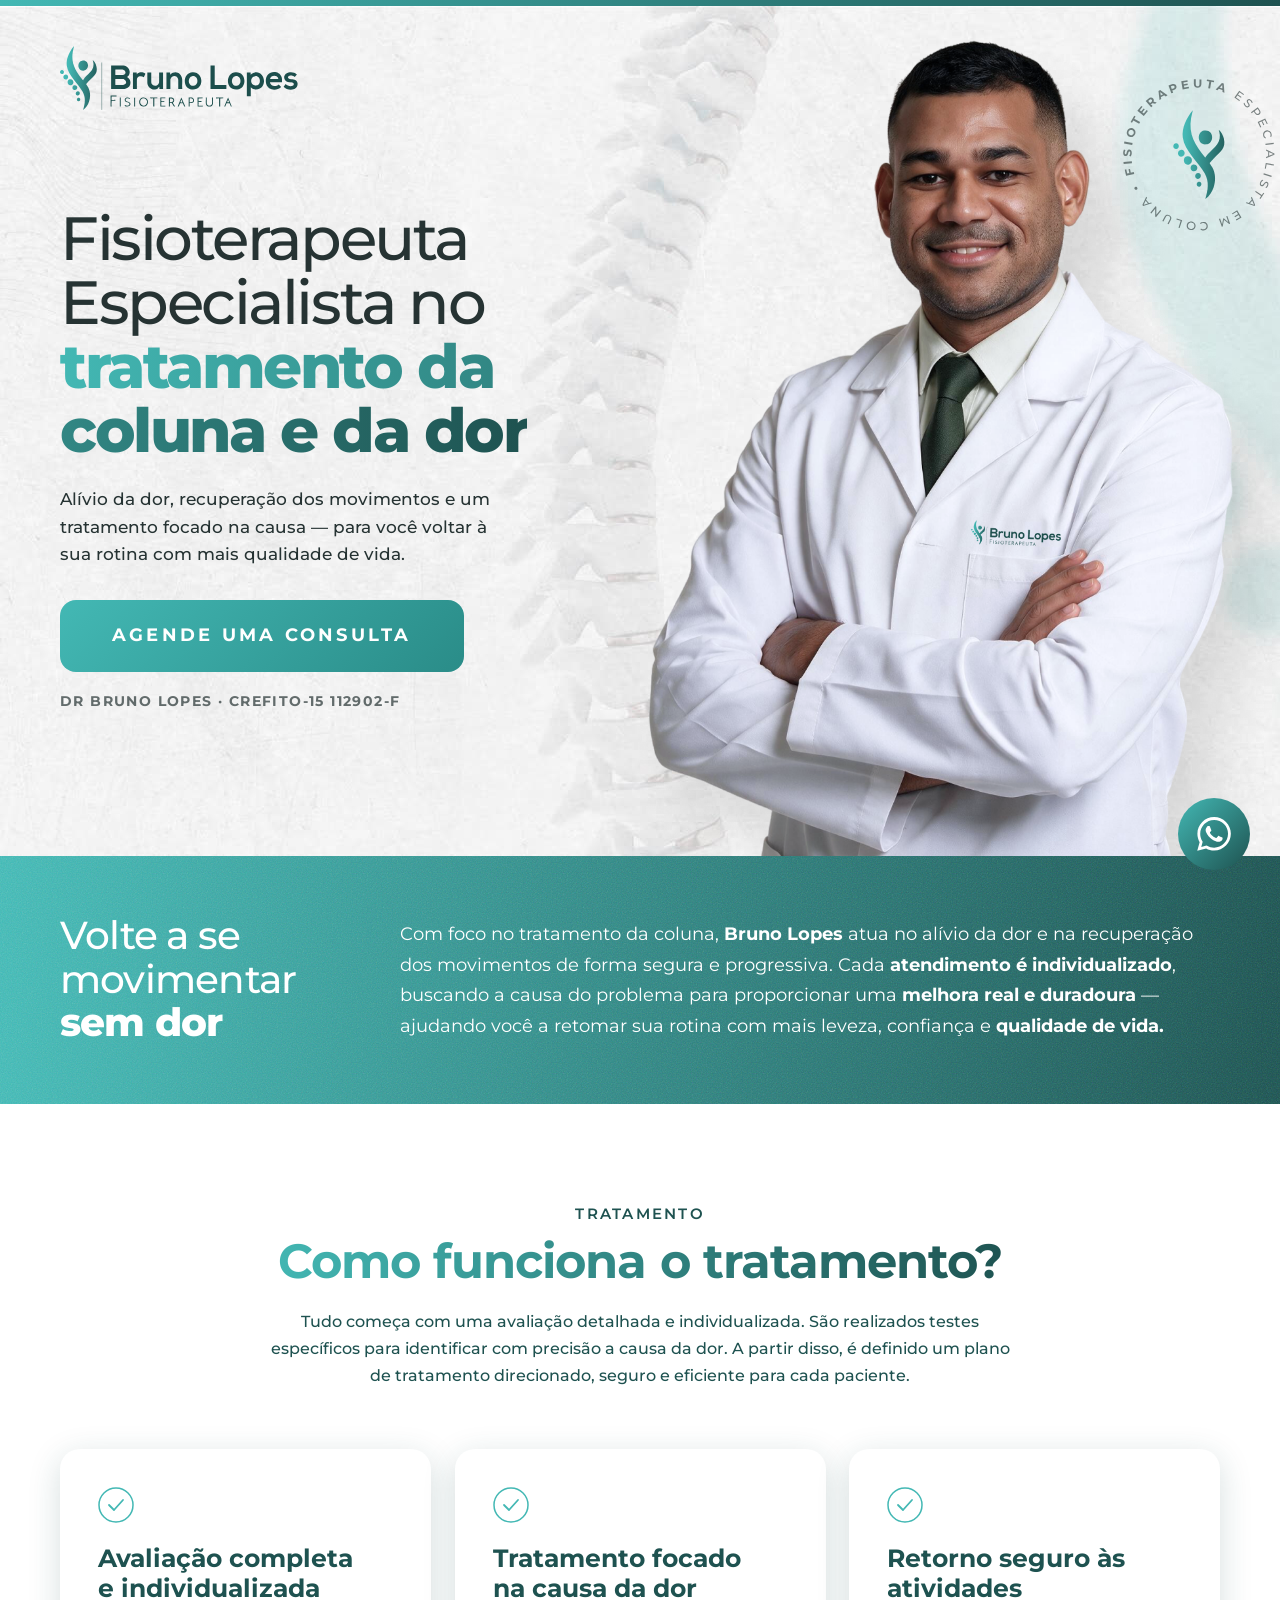
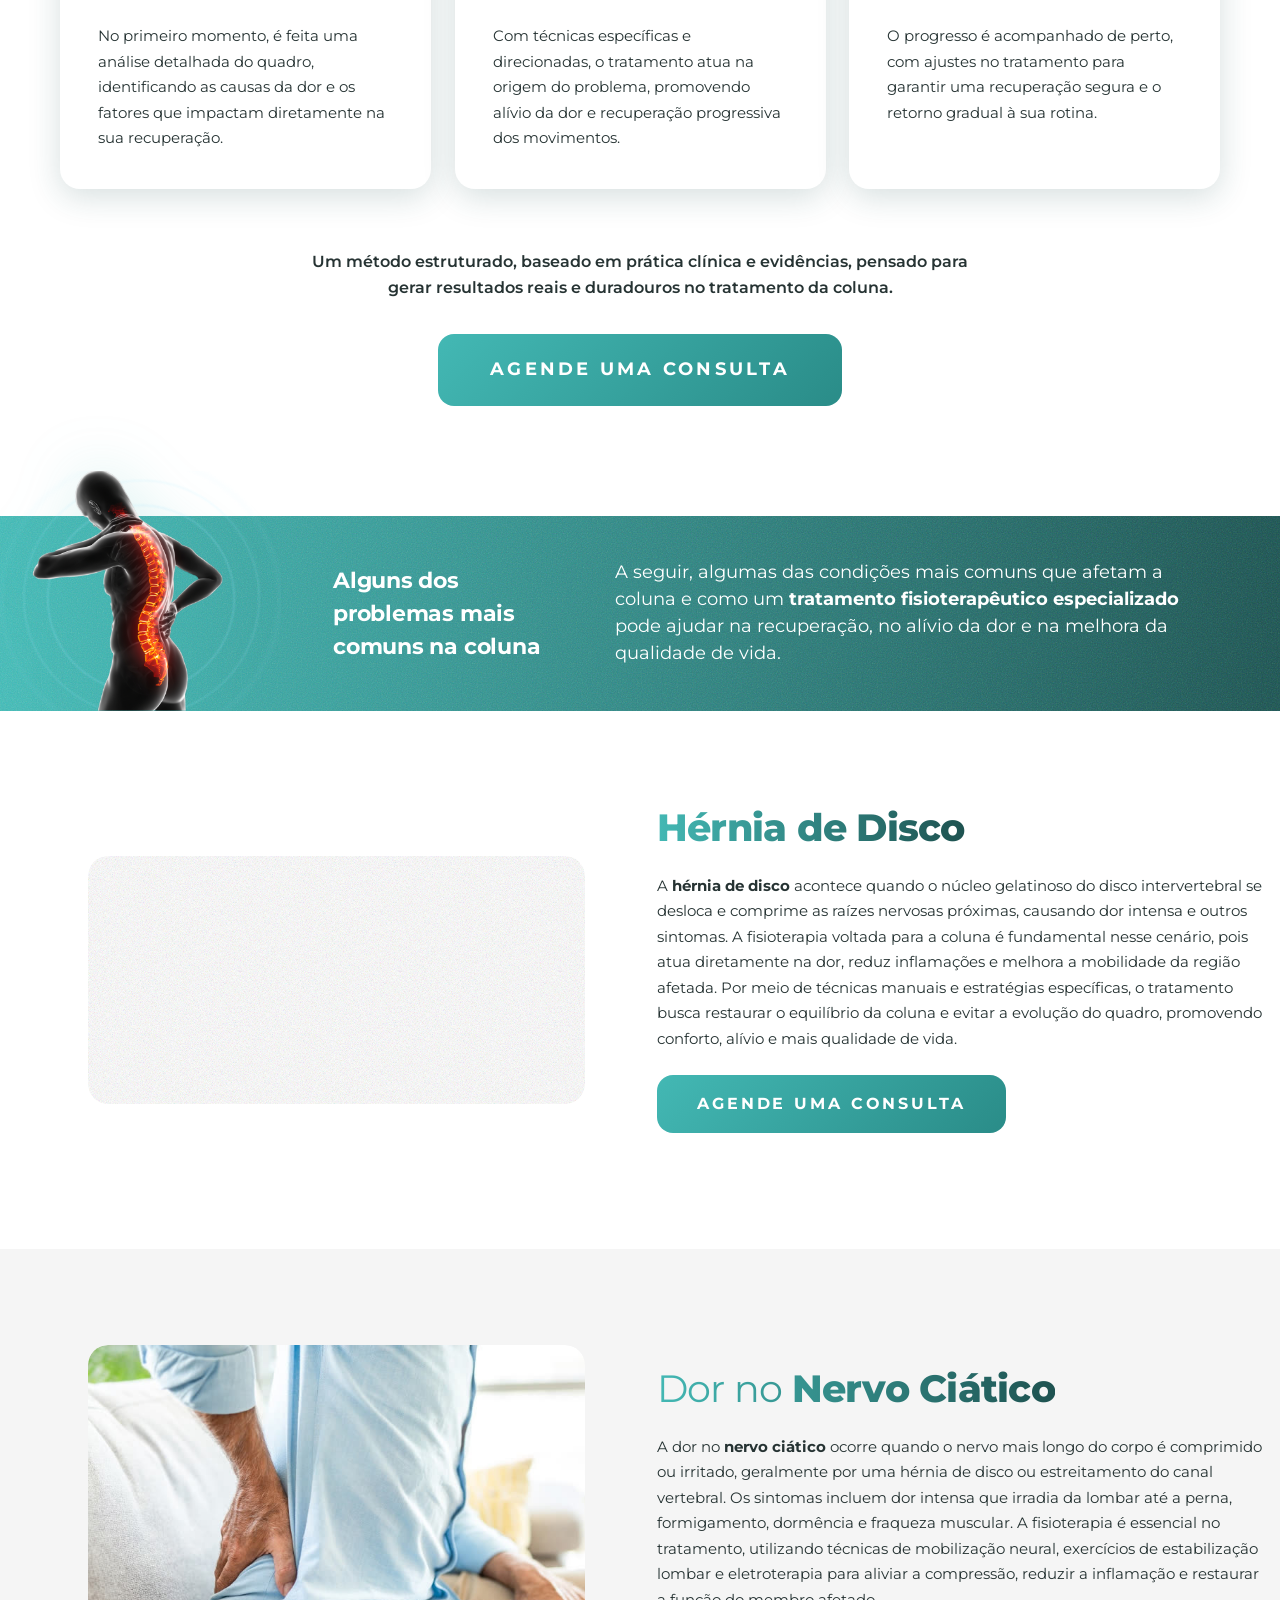
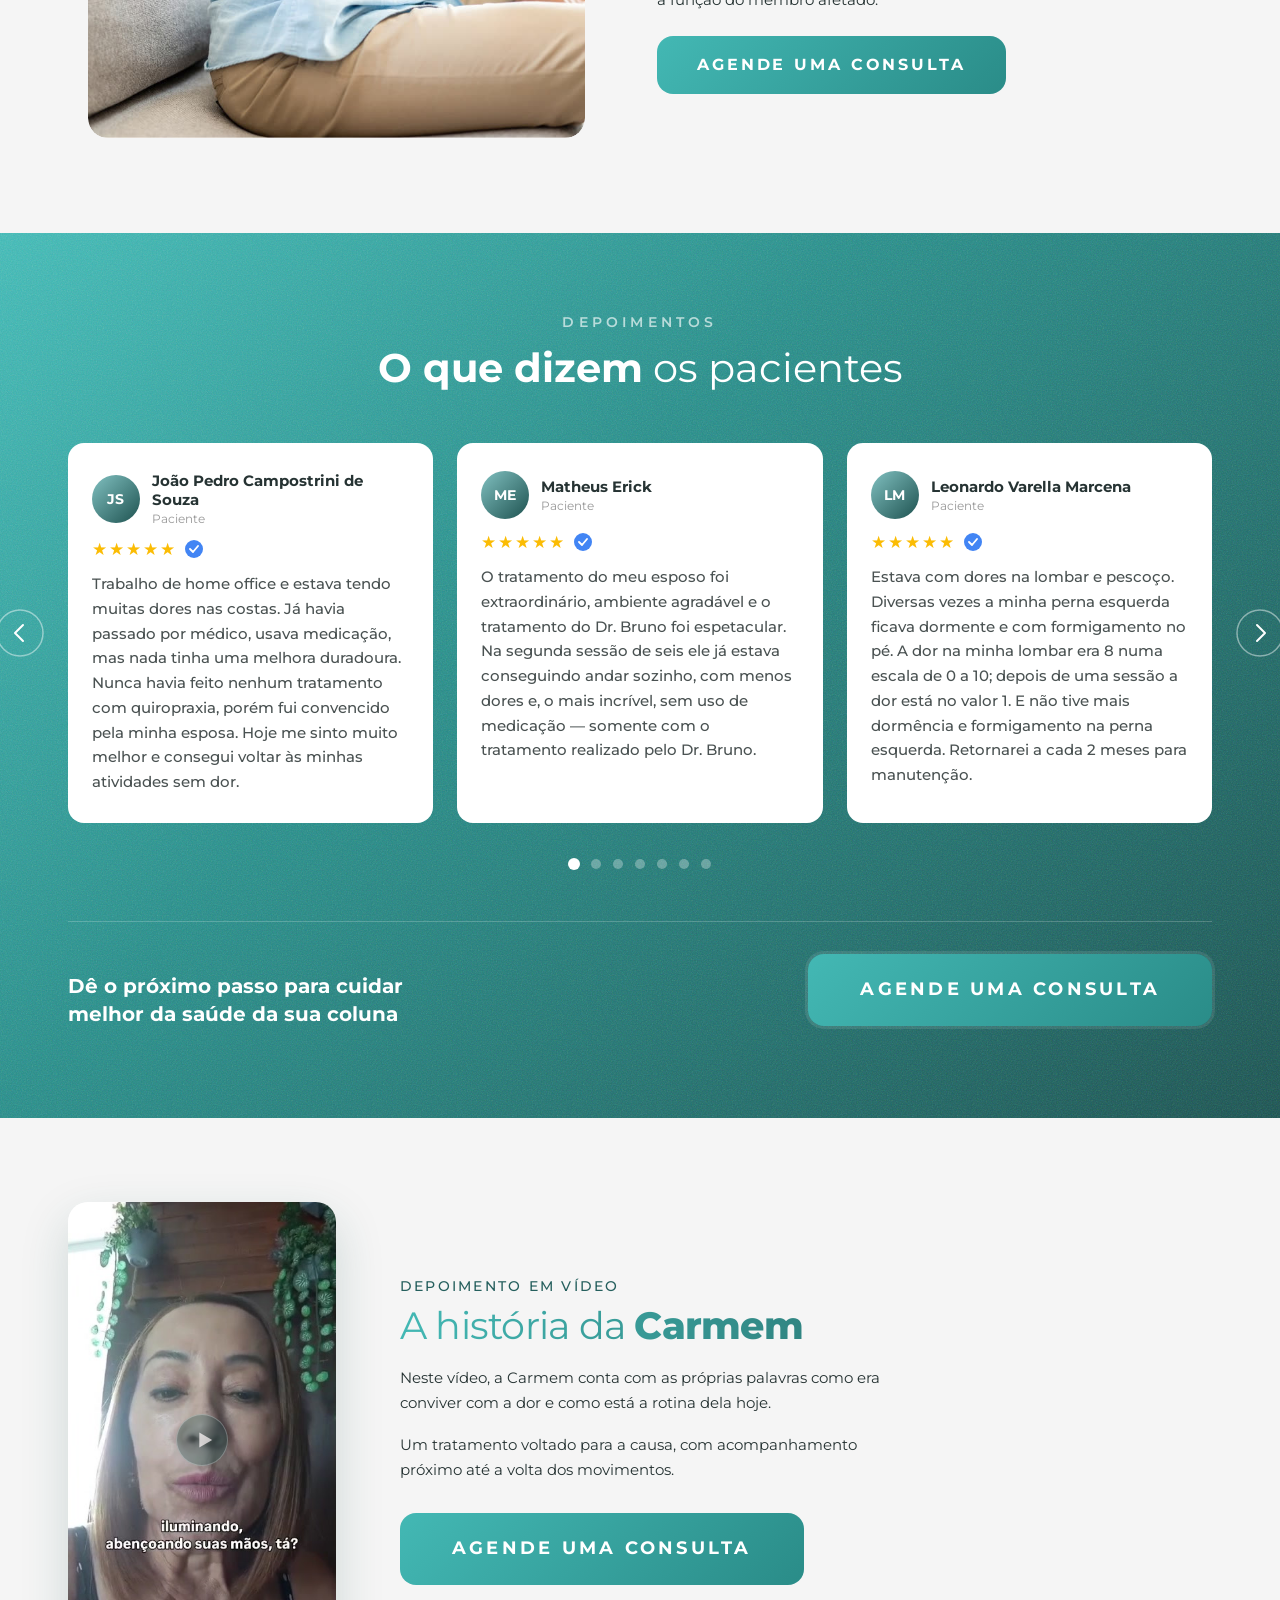
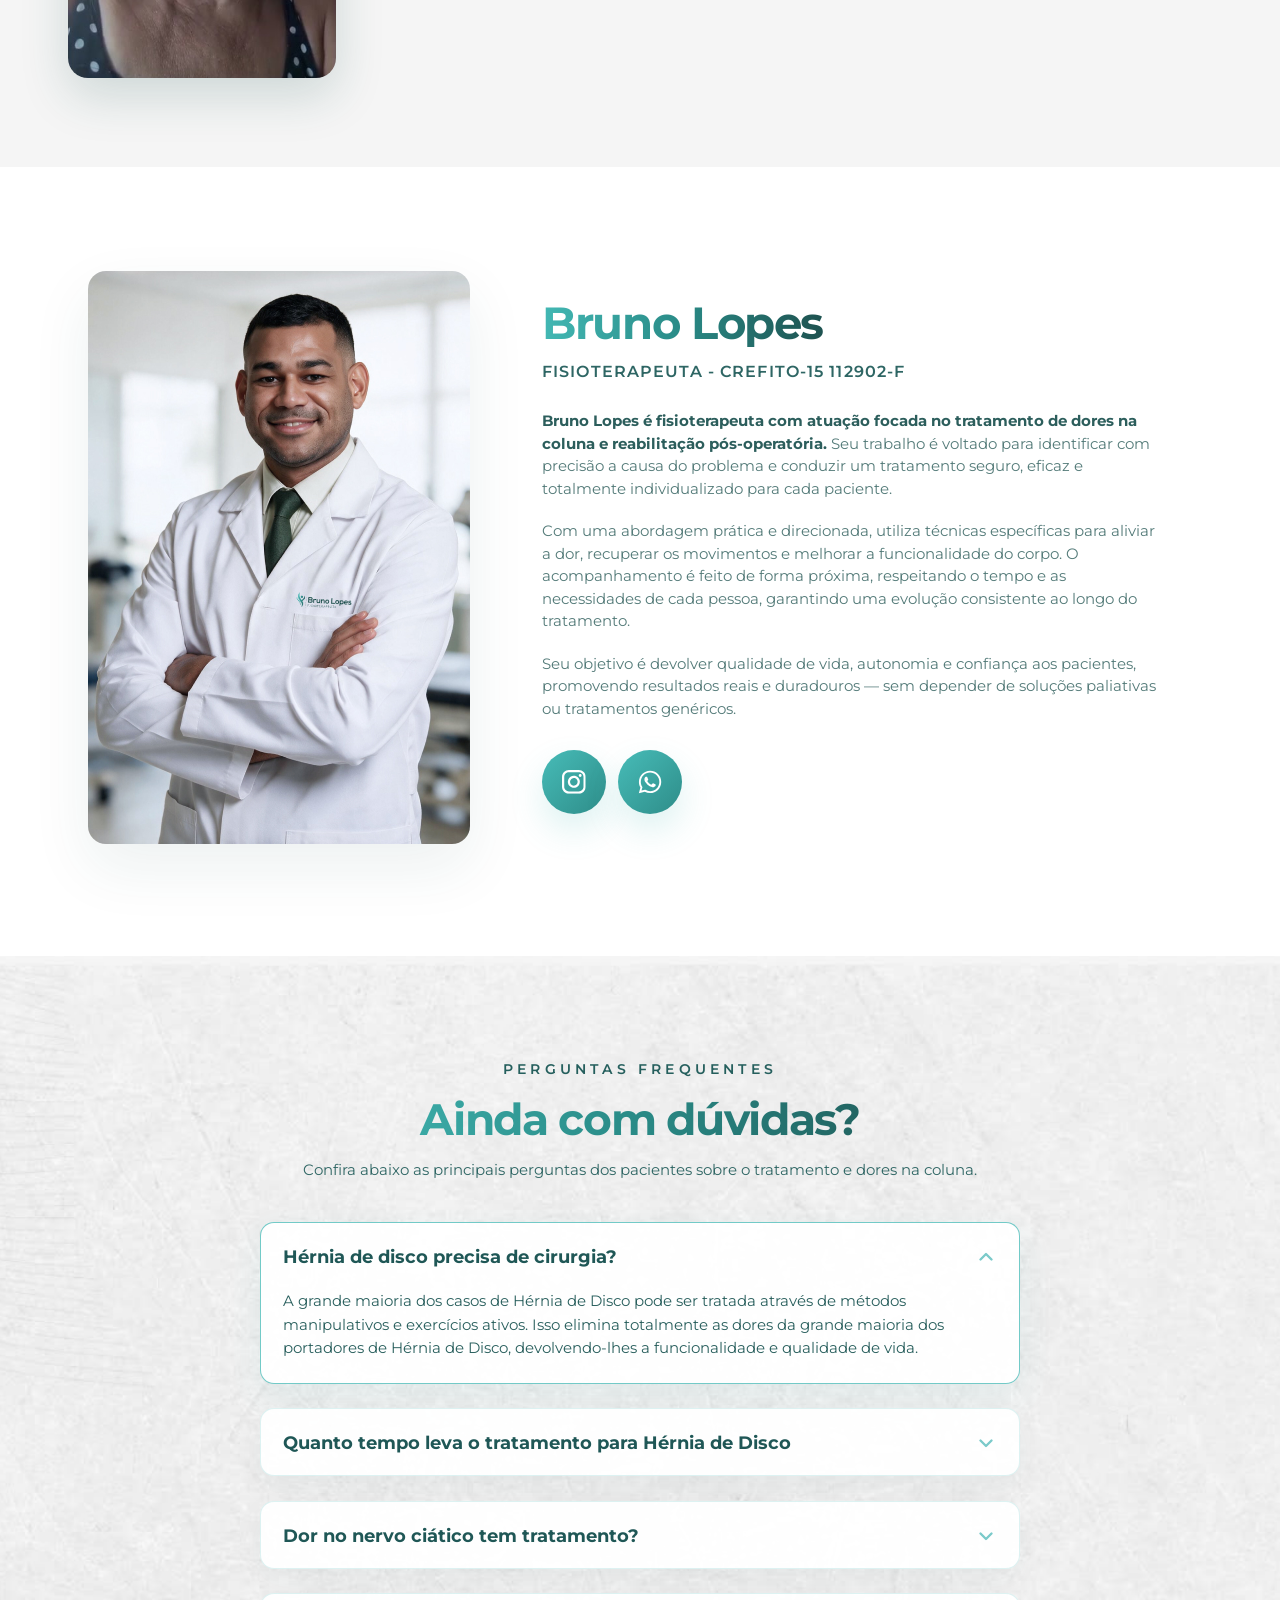
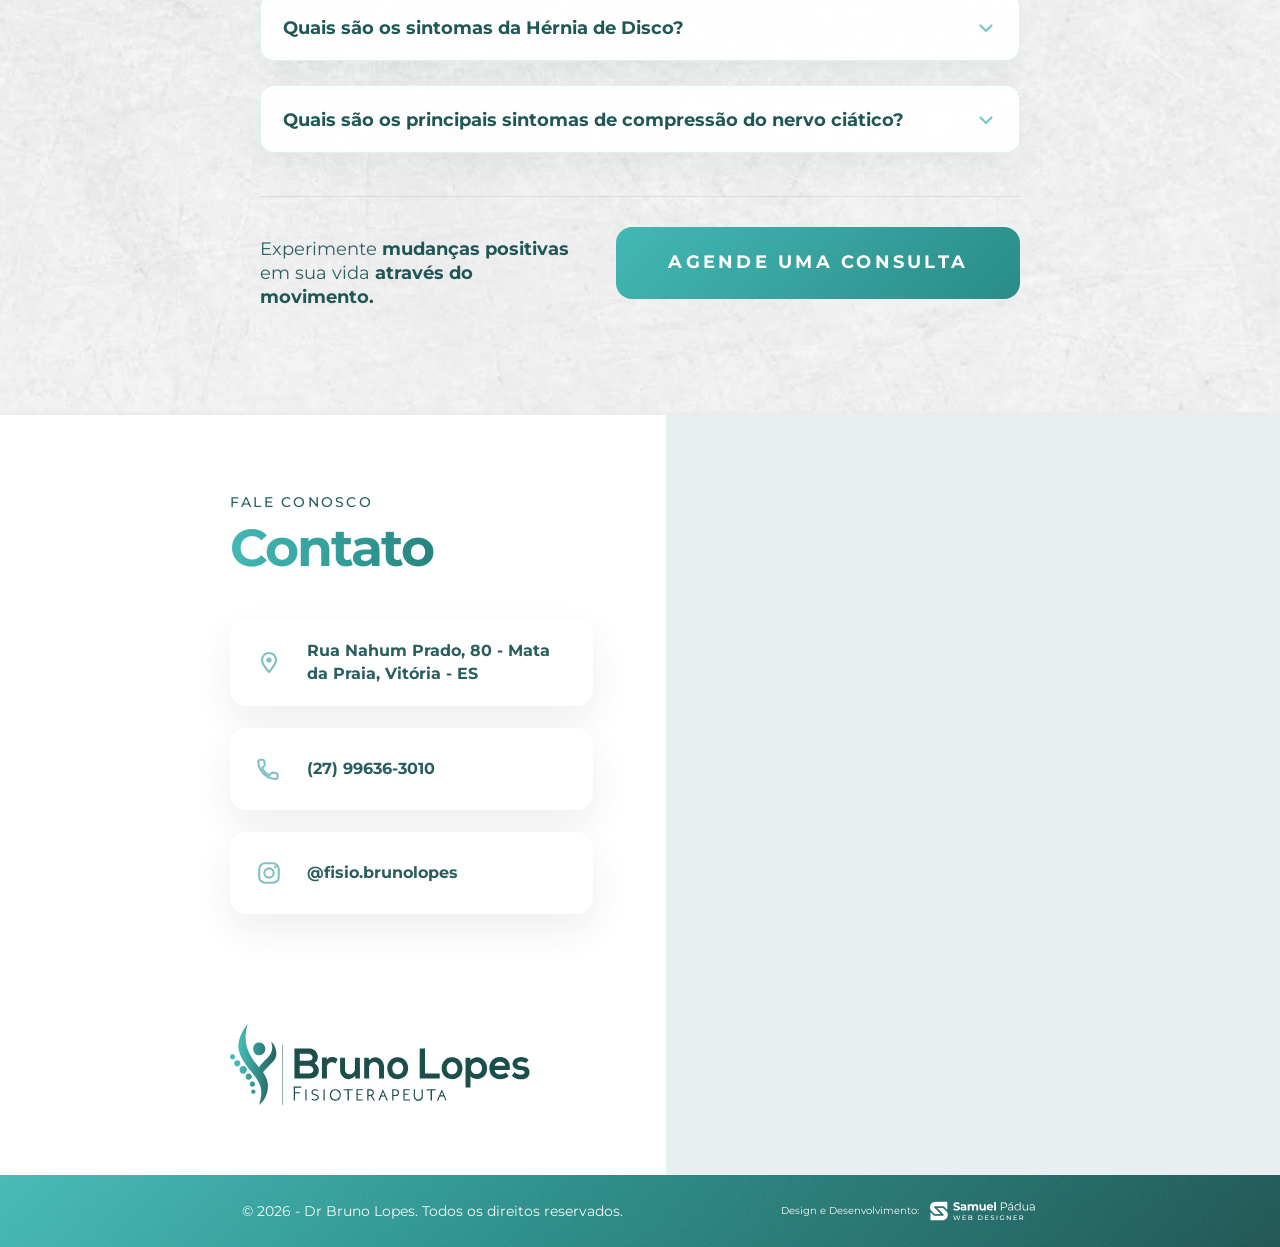
<file: index.html>
<!DOCTYPE html>
<html lang="pt-BR">
<head>
  <meta charset="UTF-8">
  <meta name="viewport" content="width=device-width, initial-scale=1.0">
  <title>Fisioterapeuta em Vitória - ES | Tratamento da Coluna, Hérnia de Disco e Dor Ciática</title>
  <meta name="description" content="Fisioterapeuta em Vitória - ES com foco em tratamento da coluna, hérnia de disco e dor no nervo ciático. Atendimento individualizado para aliviar a dor e recuperar os movimentos.">
  <meta name="robots" content="index,follow,max-image-preview:large,max-snippet:-1">
  <meta name="author" content="Bruno Lopes">
  <link rel="canonical" href="https://doutorbrunolopes.com.br/">
  <meta name="theme-color" content="#1E5250">
  <!-- Geo tags: reforçam o sinal de busca local ("fisioterapeuta perto de mim") -->
  <meta name="geo.region" content="BR-ES">
  <meta name="geo.placename" content="Vitória">
  <meta name="geo.position" content="-20.286400;-40.297500">
  <meta name="ICBM" content="-20.286400, -40.297500">
  <meta property="og:locale" content="pt_BR">
  <meta property="og:type" content="website">
  <meta property="og:site_name" content="Bruno Lopes">
  <meta property="og:url" content="https://doutorbrunolopes.com.br/">
  <meta property="og:title" content="Fisioterapeuta em Vitória - ES | Tratamento da Coluna, Hérnia de Disco e Dor Ciática">
  <meta property="og:description" content="Fisioterapeuta em Vitória - ES com foco em tratamento da coluna, hérnia de disco e dor no nervo ciático. Atendimento individualizado para aliviar a dor e recuperar os movimentos.">
  <meta property="og:image" content="https://doutorbrunolopes.com.br/share-img.jpg">
  <meta property="og:image:type" content="image/jpeg">
  <meta property="og:image:width" content="1200">
  <meta property="og:image:height" content="630">
  <meta property="og:image:alt" content="Bruno Lopes, fisioterapeuta especialista em coluna em Vitória - ES">
  <meta name="twitter:card" content="summary_large_image">
  <meta name="twitter:title" content="Fisioterapeuta em Vitória - ES | Tratamento da Coluna, Hérnia de Disco e Dor Ciática">
  <meta name="twitter:description" content="Fisioterapeuta em Vitória - ES com foco em tratamento da coluna, hérnia de disco e dor no nervo ciático. Atendimento individualizado para aliviar a dor e recuperar os movimentos.">
  <meta name="twitter:image" content="https://doutorbrunolopes.com.br/share-img.jpg">
  <script type="application/ld+json">
    {
      "@context": "https://schema.org",
      "@graph": [
        {
          "@type": "WebSite",
          "@id": "https://doutorbrunolopes.com.br/#website",
          "url": "https://doutorbrunolopes.com.br/",
          "name": "Bruno Lopes",
          "inLanguage": "pt-BR"
        },
        {
          "@type": "MedicalBusiness",
          "@id": "https://doutorbrunolopes.com.br/#business",
          "name": "Bruno Lopes",
          "url": "https://doutorbrunolopes.com.br/",
          "image": "https://doutorbrunolopes.com.br/share-img.jpg",
          "telephone": "+55-27-99636-3010",
          "priceRange": "$$",
          "description": "Clínica de fisioterapia em Vitória - ES especializada no tratamento da coluna, hérnia de disco, dor no nervo ciático e reabilitação pós-operatória.",
          "address": {
            "@type": "PostalAddress",
            "streetAddress": "Rua Nahum Prado, 80 - Mata da Praia",
            "addressLocality": "Vitória",
            "addressRegion": "ES",
            "postalCode": "29065-260",
            "addressCountry": "BR"
          },
          "geo": {
            "@type": "GeoCoordinates",
            "latitude": -20.2864,
            "longitude": -40.2975
          },
          "areaServed": [
            { "@type": "City", "name": "Vitória" },
            { "@type": "City", "name": "Vila Velha" },
            { "@type": "City", "name": "Serra" },
            { "@type": "City", "name": "Cariacica" }
          ],
          "medicalSpecialty": "Physiotherapy",
          "availableService": [
            {
              "@type": "MedicalTherapy",
              "name": "Tratamento de hérnia de disco",
              "description": "Tratamento conservador da hérnia de disco cervical e lombar com terapia manual e exercícios ativos."
            },
            {
              "@type": "MedicalTherapy",
              "name": "Tratamento da dor no nervo ciático",
              "description": "Alívio da compressão do nervo ciático, redução da inflamação e recuperação dos movimentos."
            },
            {
              "@type": "MedicalTherapy",
              "name": "Reabilitação pós-operatória",
              "description": "Acompanhamento da recuperação funcional após cirurgias, com progressão segura de carga e movimento."
            }
          ],
          "sameAs": [
            "https://www.instagram.com/fisio.brunolopes/"
          ]
        },
        {
          "@type": "Physician",
          "@id": "https://doutorbrunolopes.com.br/#physician",
          "name": "Dr. Bruno Lopes",
          "url": "https://doutorbrunolopes.com.br/",
          "image": "https://doutorbrunolopes.com.br/profile.jpg",
          "medicalSpecialty": "Physiotherapy",
          "description": "Fisioterapeuta em Vitória - ES com foco em tratamento da coluna, hérnia de disco, dor no nervo ciático e reabilitação pós-operatória.",
          "identifier": {
            "@type": "PropertyValue",
            "propertyID": "CREFITO",
            "value": "CREFITO-15 112902-F"
          },
          "worksFor": {
            "@id": "https://doutorbrunolopes.com.br/#business"
          }
        },
        {
          "@type": "FAQPage",
          "@id": "https://doutorbrunolopes.com.br/#faq",
          "mainEntity": [
            {
              "@type": "Question",
              "name": "Hérnia de disco precisa de cirurgia?",
              "acceptedAnswer": {
                "@type": "Answer",
                "text": "A grande maioria dos casos de hérnia de disco pode ser tratada com métodos manipulativos e exercícios ativos, devolvendo funcionalidade e qualidade de vida."
              }
            },
            {
              "@type": "Question",
              "name": "Quanto tempo leva o tratamento para hérnia de disco?",
              "acceptedAnswer": {
                "@type": "Answer",
                "text": "O tempo varia de acordo com a intensidade da dor, o tempo de evolução do problema e a resposta individual de cada paciente. Em muitos casos, já nas primeiras sessões é possível notar melhora dos sintomas e dos movimentos."
              }
            },
            {
              "@type": "Question",
              "name": "Dor no nervo ciático tem tratamento?",
              "acceptedAnswer": {
                "@type": "Answer",
                "text": "Sim. A dor no nervo ciático pode ser tratada com uma abordagem adequada para aliviar a compressão, reduzir a inflamação e recuperar os movimentos com segurança."
              }
            },
            {
              "@type": "Question",
              "name": "Quais são os sintomas da Hérnia de Disco?",
              "acceptedAnswer": {
                "@type": "Answer",
                "text": "A Hérnia de Disco Cervical pode causar dor no pescoço, dor irradiante e formigamento nos braços ou mãos. Na Hérnia de Disco Lombar, os sintomas incluem dor lombar e/ou no membro inferior, parestesia, dor que aumenta ao movimento, rigidez ao acordar, espasmos musculares, aumento da dor ao tossir ou espirrar e postura antálgica."
              }
            },
            {
              "@type": "Question",
              "name": "Quais são os principais sintomas de compressão do nervo ciático?",
              "acceptedAnswer": {
                "@type": "Answer",
                "text": "Os principais sintomas são dor intensa que irradia da coluna lombar para a parte de trás da coxa e da perna, dificuldade para estender a perna e para caminhar, diminuição da força muscular, dificuldade em manter a coluna ereta e perda de sensibilidade ou diminuição dos reflexos nos membros inferiores."
              }
            }
          ]
        }
      ]
    }
  </script>
  <link rel="icon" type="image/svg+xml" href="stamp-iso.svg">
  <link rel="preconnect" href="https://fonts.googleapis.com">
  <link rel="preconnect" href="https://fonts.gstatic.com" crossorigin>
  <link href="https://fonts.googleapis.com/css2?family=Montserrat:wght@400;500;600;700;800&display=swap" rel="stylesheet">
  <link rel="stylesheet" href="style.css">
</head>
<body>

  <!-- Borda superior gradiente -->
  <div class="top-bar"></div>

  <!-- ======================== HERO ======================== -->
  <section class="hero">
    <div class="hero-bg"></div>

    <div class="hero-inner">
      <!-- Logo -->
      <header class="hero-header">
        <img src="logo.svg" class="logo" alt="Bruno Lopes Fisioterapeuta">
      </header>

      <!-- Conteúdo principal -->
      <div class="hero-content">

        <!-- Coluna esquerda: texto + CTA -->
        <div class="hero-left">
          <h1>
            Fisioterapeuta<br>
            Especialista no<br>
            <span class="gradient-text">tratamento da<br>coluna e da dor</span>
          </h1>

          <p class="subtext">
            Alívio da dor, recuperação dos movimentos e um tratamento focado na causa — para você voltar à sua rotina com mais qualidade de vida.
          </p>

          <a href="https://wa.me/5527996363010" class="btn-cta" target="_blank" rel="noopener">
            Agende uma Consulta
          </a>

          <p class="crefito">DR BRUNO LOPES &middot; CREFITO-15 112902-F</p>
        </div>

        <!-- Coluna direita: foto -->
        <div class="hero-right">
          <div class="stamp-wrapper">
            <img src="stamp-txt.svg" class="stamp-txt" alt="">
            <img src="stamp-iso.svg" class="stamp-iso" alt="">
          </div>
          <!-- Sem lazy: é o LCP da página, precisa carregar o quanto antes. -->
          <img src="drbruno.png" class="doctor-img" width="1113" height="1251" fetchpriority="high" decoding="async" alt="Dr. Bruno Lopes, fisioterapeuta especialista em coluna em Vitória - ES">
        </div>

      </div>
    </div>
  </section>
  <!-- ======================== /HERO ======================== -->

  <!-- ======================== INTRO BLOCK ======================== -->
  <section class="intro-block">
    <div class="intro-inner">

      <div class="intro-left">
        <h2>Volte a se movimentar <strong>sem dor</strong></h2>
      </div>

      <div class="intro-right">
        <p>
          Com foco no tratamento da coluna, <strong>Bruno Lopes</strong> atua no alívio da dor e na recuperação dos movimentos de forma segura e progressiva. Cada <strong>atendimento é individualizado</strong>, buscando a causa do problema para proporcionar uma <strong>melhora real e duradoura</strong> — ajudando você a retomar sua rotina com mais leveza, confiança e <strong>qualidade de vida.</strong>
        </p>
      </div>

    </div>
  </section>
  <!-- ======================== /INTRO BLOCK ======================== -->

  <!-- ======================== TREATMENT BLOCK ======================== -->
  <section class="treatment-block">
    <div class="treatment-inner">

      <div class="treatment-header">
        <span class="tagline">Tratamento</span>
        <h2 class="treatment-title">Como funciona o tratamento?</h2>
        <p class="treatment-desc">Tudo começa com uma avaliação detalhada e individualizada. São realizados testes específicos para identificar com precisão a causa da dor. A partir disso, é definido um plano de tratamento direcionado, seguro e eficiente para cada paciente.</p>
      </div>

      <div class="cards-grid">

        <div class="card">
          <div class="card-icon">
            <svg width="36" height="36" viewBox="0 0 36 36" fill="none" xmlns="http://www.w3.org/2000/svg">
              <circle cx="18" cy="18" r="17" stroke="#43B8B4" stroke-width="1.5"/>
              <path d="M11 18l5 5 9-10" stroke="#43B8B4" stroke-width="1.8" stroke-linecap="round" stroke-linejoin="round"/>
            </svg>
          </div>
          <h3>Avaliação completa<br>e individualizada</h3>
          <p>No primeiro momento, é feita uma análise detalhada do quadro, identificando as causas da dor e os fatores que impactam diretamente na sua recuperação.</p>
        </div>

        <div class="card">
          <div class="card-icon">
            <svg width="36" height="36" viewBox="0 0 36 36" fill="none" xmlns="http://www.w3.org/2000/svg">
              <circle cx="18" cy="18" r="17" stroke="#43B8B4" stroke-width="1.5"/>
              <path d="M11 18l5 5 9-10" stroke="#43B8B4" stroke-width="1.8" stroke-linecap="round" stroke-linejoin="round"/>
            </svg>
          </div>
          <h3>Tratamento focado<br>na causa da dor</h3>
          <p>Com técnicas específicas e direcionadas, o tratamento atua na origem do problema, promovendo alívio da dor e recuperação progressiva dos movimentos.</p>
        </div>

        <div class="card">
          <div class="card-icon">
            <svg width="36" height="36" viewBox="0 0 36 36" fill="none" xmlns="http://www.w3.org/2000/svg">
              <circle cx="18" cy="18" r="17" stroke="#43B8B4" stroke-width="1.5"/>
              <path d="M11 18l5 5 9-10" stroke="#43B8B4" stroke-width="1.8" stroke-linecap="round" stroke-linejoin="round"/>
            </svg>
          </div>
          <h3>Retorno seguro às<br>atividades</h3>
          <p>O progresso é acompanhado de perto, com ajustes no tratamento para garantir uma recuperação segura e o retorno gradual à sua rotina.</p>
        </div>

      </div>

      <div class="treatment-footer">
        <p>Um método estruturado, baseado em prática clínica e evidências, pensado para<br>gerar resultados reais e duradouros no tratamento da coluna.</p>
        <a href="https://wa.me/5527996363010" class="btn-cta btn-cta--center" target="_blank" rel="noopener">
          Agende uma Consulta
        </a>
      </div>

    </div>
  </section>
  <!-- ======================== /TREATMENT BLOCK ======================== -->

  <!-- ======================== PROBLEMS BLOCK ======================== -->
  <section class="problems-block">
    <div class="problems-grain"></div>

    <div class="problems-inner">
      <div class="problems-img-col">
        <img src="img1.png" class="problems-img" width="441" height="377" loading="lazy" decoding="async" alt="Ilustração da coluna vertebral com pontos de dor">
      </div>

      <h2 class="problems-headline">Alguns dos<br>problemas mais<br>comuns na coluna</h2>

      <p class="problems-body">A seguir, algumas das condições mais comuns que afetam a coluna e como um <strong>tratamento fisioterapêutico especializado</strong> pode ajudar na recuperação, no alívio da dor e na melhora da qualidade de vida.</p>
    </div>
  </section>
  <!-- ======================== /PROBLEMS BLOCK ======================== -->

  <!-- ======================== HERNIA BLOCK ======================== -->
  <section class="condition-block">
    <div class="condition-inner">

      <div class="condition-media condition-media--video">
        <video autoplay loop muted playsinline preload="metadata">
          <source src="hernia.mp4" type="video/mp4">
        </video>
      </div>

      <div class="condition-text">
        <h2 class="condition-title"><strong>Hérnia de Disco</strong></h2>
        <p class="condition-body">A <strong>hérnia de disco</strong> acontece quando o núcleo gelatinoso do disco intervertebral se desloca e comprime as raízes nervosas próximas, causando dor intensa e outros sintomas. A fisioterapia voltada para a coluna é fundamental nesse cenário, pois atua diretamente na dor, reduz inflamações e melhora a mobilidade da região afetada. Por meio de técnicas manuais e estratégias específicas, o tratamento busca restaurar o equilíbrio da coluna e evitar a evolução do quadro, promovendo conforto, alívio e mais qualidade de vida.</p>
        <a href="https://wa.me/5527996363010" class="btn-cta btn-cta--center" target="_blank" rel="noopener">
          Agende uma Consulta
        </a>
      </div>

    </div>
  </section>
  <!-- ======================== /HERNIA BLOCK ======================== -->

  <!-- ======================== CIÁTICO BLOCK ======================== -->
  <section class="condition-block condition-block--gray">
    <div class="condition-inner">

      <div class="condition-media">
        <img src="ciatico.jpg" class="condition-img" width="705" height="557" loading="lazy" decoding="async" alt="Tratamento da dor no nervo ciático com fisioterapia">
      </div>

      <div class="condition-text">
        <h2 class="condition-title">Dor no <strong>Nervo Ciático</strong></h2>
        <p class="condition-body">A dor no <strong>nervo ciático</strong> ocorre quando o nervo mais longo do corpo é comprimido ou irritado, geralmente por uma hérnia de disco ou estreitamento do canal vertebral. Os sintomas incluem dor intensa que irradia da lombar até a perna, formigamento, dormência e fraqueza muscular. A fisioterapia é essencial no tratamento, utilizando técnicas de mobilização neural, exercícios de estabilização lombar e eletroterapia para aliviar a compressão, reduzir a inflamação e restaurar a função do membro afetado.</p>
        <a href="https://wa.me/5527996363010" class="btn-cta" target="_blank" rel="noopener">
          Agende uma Consulta
        </a>
      </div>

    </div>
  </section>
  <!-- ======================== /CIÁTICO BLOCK ======================== -->

  <!-- ======================== REVIEWS BLOCK ======================== -->
  <section class="reviews-block">
    <div class="reviews-grain"></div>
    <div class="reviews-inner">

      <div class="reviews-header">
        <span class="reviews-tagline">Depoimentos</span>
        <h2 class="reviews-title"><strong>O que dizem</strong> os pacientes</h2>
      </div>

      <div class="reviews-carousel">
        <button class="carousel-btn carousel-btn--prev" aria-label="Anterior">
          <svg width="48" height="48" viewBox="0 0 48 48" fill="none" xmlns="http://www.w3.org/2000/svg">
            <circle cx="24" cy="24" r="23" stroke="rgba(255,255,255,0.45)" stroke-width="1.5"/>
            <path d="M27 16l-8 8 8 8" stroke="white" stroke-width="2" stroke-linecap="round" stroke-linejoin="round"/>
          </svg>
        </button>

        <div class="carousel-viewport">
          <div class="reviews-track">

            <div class="review-card">
              <div class="rc-header">
                <div class="rc-avatar">JS</div>
                <div class="rc-info">
                  <strong class="rc-name">João Pedro Campostrini de Souza</strong>
                  <span class="rc-count">Paciente</span>
                </div>
              </div>
              <div class="rc-stars">
                <span class="rc-stars-icons">★★★★★</span>
                <span class="rc-badge"><svg width="10" height="8" viewBox="0 0 10 8" fill="none"><path d="M1 4l3 3 5-6" stroke="white" stroke-width="1.8" stroke-linecap="round" stroke-linejoin="round"/></svg></span>
              </div>
              <p class="rc-text">Trabalho de home office e estava tendo muitas dores nas costas. Já havia passado por médico, usava medicação, mas nada tinha uma melhora duradoura. Nunca havia feito nenhum tratamento com quiropraxia, porém fui convencido pela minha esposa. Hoje me sinto muito melhor e consegui voltar às minhas atividades sem dor.</p>
            </div>

            <div class="review-card">
              <div class="rc-header">
                <div class="rc-avatar">ME</div>
                <div class="rc-info">
                  <strong class="rc-name">Matheus Erick</strong>
                  <span class="rc-count">Paciente</span>
                </div>
              </div>
              <div class="rc-stars">
                <span class="rc-stars-icons">★★★★★</span>
                <span class="rc-badge"><svg width="10" height="8" viewBox="0 0 10 8" fill="none"><path d="M1 4l3 3 5-6" stroke="white" stroke-width="1.8" stroke-linecap="round" stroke-linejoin="round"/></svg></span>
              </div>
              <p class="rc-text">O tratamento do meu esposo foi extraordinário, ambiente agradável e o tratamento do Dr. Bruno foi espetacular. Na segunda sessão de seis ele já estava conseguindo andar sozinho, com menos dores e, o mais incrível, sem uso de medicação — somente com o tratamento realizado pelo Dr. Bruno.</p>
            </div>

            <div class="review-card">
              <div class="rc-header">
                <div class="rc-avatar">LM</div>
                <div class="rc-info">
                  <strong class="rc-name">Leonardo Varella Marcena</strong>
                  <span class="rc-count">Paciente</span>
                </div>
              </div>
              <div class="rc-stars">
                <span class="rc-stars-icons">★★★★★</span>
                <span class="rc-badge"><svg width="10" height="8" viewBox="0 0 10 8" fill="none"><path d="M1 4l3 3 5-6" stroke="white" stroke-width="1.8" stroke-linecap="round" stroke-linejoin="round"/></svg></span>
              </div>
              <p class="rc-text">Estava com dores na lombar e pescoço. Diversas vezes a minha perna esquerda ficava dormente e com formigamento no pé. A dor na minha lombar era 8 numa escala de 0 a 10; depois de uma sessão a dor está no valor 1. E não tive mais dormência e formigamento na perna esquerda. Retornarei a cada 2 meses para manutenção.</p>
            </div>

            <div class="review-card">
              <div class="rc-header">
                <div class="rc-avatar">RS</div>
                <div class="rc-info">
                  <strong class="rc-name">Ravena Oliveira Silva</strong>
                  <span class="rc-count">Paciente</span>
                </div>
              </div>
              <div class="rc-stars">
                <span class="rc-stars-icons">★★★★★</span>
                <span class="rc-badge"><svg width="10" height="8" viewBox="0 0 10 8" fill="none"><path d="M1 4l3 3 5-6" stroke="white" stroke-width="1.8" stroke-linecap="round" stroke-linejoin="round"/></svg></span>
              </div>
              <p class="rc-text">Bruno é um profissional de alta competência técnica! A avaliação é detalhada e holística. Realizou diagnóstico do meu caso e prescreveu o tratamento certeiro.</p>
            </div>

            <div class="review-card">
              <div class="rc-header">
                <div class="rc-avatar">RA</div>
                <div class="rc-info">
                  <strong class="rc-name">Romero Alves</strong>
                  <span class="rc-count">Paciente</span>
                </div>
              </div>
              <div class="rc-stars">
                <span class="rc-stars-icons">★★★★★</span>
                <span class="rc-badge"><svg width="10" height="8" viewBox="0 0 10 8" fill="none"><path d="M1 4l3 3 5-6" stroke="white" stroke-width="1.8" stroke-linecap="round" stroke-linejoin="round"/></svg></span>
              </div>
              <p class="rc-text">Excelente experiência. O espaço é moderno e muito bem montado. A consulta começou exatamente no horário.</p>
            </div>

            <div class="review-card">
              <div class="rc-header">
                <div class="rc-avatar">CP</div>
                <div class="rc-info">
                  <strong class="rc-name">Ciro Pylro</strong>
                  <span class="rc-count">Paciente</span>
                </div>
              </div>
              <div class="rc-stars">
                <span class="rc-stars-icons">★★★★★</span>
                <span class="rc-badge"><svg width="10" height="8" viewBox="0 0 10 8" fill="none"><path d="M1 4l3 3 5-6" stroke="white" stroke-width="1.8" stroke-linecap="round" stroke-linejoin="round"/></svg></span>
              </div>
              <p class="rc-text">Super recomendo. O Bruno realmente ajudou na minha reabilitação do travamento de coluna. Segui exatamente o tratamento proposto pelo Dr. Bruno e já estou de volta para minhas rotinas normais. Preparando-me neste momento para retomar as atividades físicas.</p>
            </div>

            <div class="review-card">
              <div class="rc-header">
                <div class="rc-avatar">JM</div>
                <div class="rc-info">
                  <strong class="rc-name">Juliana Mota</strong>
                  <span class="rc-count">Paciente</span>
                </div>
              </div>
              <div class="rc-stars">
                <span class="rc-stars-icons">★★★★★</span>
                <span class="rc-badge"><svg width="10" height="8" viewBox="0 0 10 8" fill="none"><path d="M1 4l3 3 5-6" stroke="white" stroke-width="1.8" stroke-linecap="round" stroke-linejoin="round"/></svg></span>
              </div>
              <p class="rc-text">Obrigada, Bruno, pelo excelente atendimento e atenção com minha mãe. Graças a Deus e a você, ela está voltando a andar novamente sem dores e a realizar as atividades da rotina diária.</p>
            </div>

            <div class="review-card">
              <div class="rc-header">
                <div class="rc-avatar">FA</div>
                <div class="rc-info">
                  <strong class="rc-name">Fabiana Ambrozim</strong>
                  <span class="rc-count">Paciente</span>
                </div>
              </div>
              <div class="rc-stars">
                <span class="rc-stars-icons">★★★★★</span>
                <span class="rc-badge"><svg width="10" height="8" viewBox="0 0 10 8" fill="none"><path d="M1 4l3 3 5-6" stroke="white" stroke-width="1.8" stroke-linecap="round" stroke-linejoin="round"/></svg></span>
              </div>
              <p class="rc-text">Estava com muita dor na cervical, dor de cabeça e muita tensão. Com apenas uma consulta com o Dr. Bruno Lopes, minhas dores melhoraram muito. O resultado foi fantástico! Atendimento excelente, recomendo.</p>
            </div>

            <div class="review-card">
              <div class="rc-header">
                <div class="rc-avatar">BR</div>
                <div class="rc-info">
                  <strong class="rc-name">Bya Rocha</strong>
                  <span class="rc-count">Paciente</span>
                </div>
              </div>
              <div class="rc-stars">
                <span class="rc-stars-icons">★★★★★</span>
                <span class="rc-badge"><svg width="10" height="8" viewBox="0 0 10 8" fill="none"><path d="M1 4l3 3 5-6" stroke="white" stroke-width="1.8" stroke-linecap="round" stroke-linejoin="round"/></svg></span>
              </div>
              <p class="rc-text">Excelente profissional. Dedicado e resolve o problema do paciente. Indico para todos que estão passando por algum desconforto corporal; no meu caso foi o torcicolo. Melhorei em uma única sessão.</p>
            </div>

            <div class="review-card">
              <div class="rc-header">
                <div class="rc-avatar">DB</div>
                <div class="rc-info">
                  <strong class="rc-name">Davi Barcelos</strong>
                  <span class="rc-count">Paciente</span>
                </div>
              </div>
              <div class="rc-stars">
                <span class="rc-stars-icons">★★★★★</span>
                <span class="rc-badge"><svg width="10" height="8" viewBox="0 0 10 8" fill="none"><path d="M1 4l3 3 5-6" stroke="white" stroke-width="1.8" stroke-linecap="round" stroke-linejoin="round"/></svg></span>
              </div>
              <p class="rc-text">Excelente profissional, sempre disposto no cuidado dos pacientes. Fui na primeira consulta e estou me sentindo até mais leve e sem dor. Profissional capacitado e com boas explicações.</p>
            </div>

            <div class="review-card">
              <div class="rc-header">
                <div class="rc-avatar">IF</div>
                <div class="rc-info">
                  <strong class="rc-name">Iarle Fonseca</strong>
                  <span class="rc-count">Paciente</span>
                </div>
              </div>
              <div class="rc-stars">
                <span class="rc-stars-icons">★★★★★</span>
                <span class="rc-badge"><svg width="10" height="8" viewBox="0 0 10 8" fill="none"><path d="M1 4l3 3 5-6" stroke="white" stroke-width="1.8" stroke-linecap="round" stroke-linejoin="round"/></svg></span>
              </div>
              <p class="rc-text">Atendimento incrível! Sofria há 4 meses com dores e saí da primeira consulta sem dores! Profissional da maior capacidade técnica! Recomendo sempre!</p>
            </div>

            <div class="review-card">
              <div class="rc-header">
                <div class="rc-avatar">AL</div>
                <div class="rc-info">
                  <strong class="rc-name">Alexandre Lemos</strong>
                  <span class="rc-count">Paciente</span>
                </div>
              </div>
              <div class="rc-stars">
                <span class="rc-stars-icons">★★★★★</span>
                <span class="rc-badge"><svg width="10" height="8" viewBox="0 0 10 8" fill="none"><path d="M1 4l3 3 5-6" stroke="white" stroke-width="1.8" stroke-linecap="round" stroke-linejoin="round"/></svg></span>
              </div>
              <p class="rc-text">Atendimento excelente. Foi atencioso, explicou detalhadamente o motivo das minhas dores. Saí de lá novinho!</p>
            </div>

            <div class="review-card">
              <div class="rc-header">
                <div class="rc-avatar">LS</div>
                <div class="rc-info">
                  <strong class="rc-name">Leonardo Souza</strong>
                  <span class="rc-count">Paciente</span>
                </div>
              </div>
              <div class="rc-stars">
                <span class="rc-stars-icons">★★★★★</span>
                <span class="rc-badge"><svg width="10" height="8" viewBox="0 0 10 8" fill="none"><path d="M1 4l3 3 5-6" stroke="white" stroke-width="1.8" stroke-linecap="round" stroke-linejoin="round"/></svg></span>
              </div>
              <p class="rc-text">Dr. Bruno, um profissional excelente. Sua equipe, maravilhosa no atendimento. Tive meu problema resolvido nas mãos deles! Recomendo!</p>
            </div>

            <div class="review-card">
              <div class="rc-header">
                <div class="rc-avatar">AJ</div>
                <div class="rc-info">
                  <strong class="rc-name">Amauri Cesar Cristofano Junior</strong>
                  <span class="rc-count">Paciente</span>
                </div>
              </div>
              <div class="rc-stars">
                <span class="rc-stars-icons">★★★★★</span>
                <span class="rc-badge"><svg width="10" height="8" viewBox="0 0 10 8" fill="none"><path d="M1 4l3 3 5-6" stroke="white" stroke-width="1.8" stroke-linecap="round" stroke-linejoin="round"/></svg></span>
              </div>
              <p class="rc-text">Excelente profissional, com ótima didática e explicações. Tratamento nota 10.</p>
            </div>

            <div class="review-card">
              <div class="rc-header">
                <div class="rc-avatar">JC</div>
                <div class="rc-info">
                  <strong class="rc-name">João Guilherme Centoducatte</strong>
                  <span class="rc-count">Paciente</span>
                </div>
              </div>
              <div class="rc-stars">
                <span class="rc-stars-icons">★★★★★</span>
                <span class="rc-badge"><svg width="10" height="8" viewBox="0 0 10 8" fill="none"><path d="M1 4l3 3 5-6" stroke="white" stroke-width="1.8" stroke-linecap="round" stroke-linejoin="round"/></svg></span>
              </div>
              <p class="rc-text">Local com excelentes instalações, ambiente agradável e atendimento de primeira qualidade.</p>
            </div>

            <div class="review-card">
              <div class="rc-header">
                <div class="rc-avatar">LC</div>
                <div class="rc-info">
                  <strong class="rc-name">Luca Aulas Coletivas</strong>
                  <span class="rc-count">Paciente</span>
                </div>
              </div>
              <div class="rc-stars">
                <span class="rc-stars-icons">★★★★★</span>
                <span class="rc-badge"><svg width="10" height="8" viewBox="0 0 10 8" fill="none"><path d="M1 4l3 3 5-6" stroke="white" stroke-width="1.8" stroke-linecap="round" stroke-linejoin="round"/></svg></span>
              </div>
              <p class="rc-text">Ótimo profissional, estou 100% sem dores após as consultas. Muito obrigado!</p>
            </div>

            <div class="review-card">
              <div class="rc-header">
                <div class="rc-avatar">KR</div>
                <div class="rc-info">
                  <strong class="rc-name">Karem Diogo Robert</strong>
                  <span class="rc-count">Paciente</span>
                </div>
              </div>
              <div class="rc-stars">
                <span class="rc-stars-icons">★★★★★</span>
                <span class="rc-badge"><svg width="10" height="8" viewBox="0 0 10 8" fill="none"><path d="M1 4l3 3 5-6" stroke="white" stroke-width="1.8" stroke-linecap="round" stroke-linejoin="round"/></svg></span>
              </div>
              <p class="rc-text">Super indico. Muito bom no trabalho, profissionalismo e bem localizado.</p>
            </div>

            <div class="review-card">
              <div class="rc-header">
                <div class="rc-avatar">BS</div>
                <div class="rc-info">
                  <strong class="rc-name">Bruno Simonelli Spinassé</strong>
                  <span class="rc-count">Paciente</span>
                </div>
              </div>
              <div class="rc-stars">
                <span class="rc-stars-icons">★★★★★</span>
                <span class="rc-badge"><svg width="10" height="8" viewBox="0 0 10 8" fill="none"><path d="M1 4l3 3 5-6" stroke="white" stroke-width="1.8" stroke-linecap="round" stroke-linejoin="round"/></svg></span>
              </div>
              <p class="rc-text">Top demais, atendimento diferenciado. Excelente profissional. Recomendo.</p>
            </div>

            <div class="review-card">
              <div class="rc-header">
                <div class="rc-avatar">FB</div>
                <div class="rc-info">
                  <strong class="rc-name">Fábia Neres Bastos</strong>
                  <span class="rc-count">Paciente</span>
                </div>
              </div>
              <div class="rc-stars">
                <span class="rc-stars-icons">★★★★★</span>
                <span class="rc-badge"><svg width="10" height="8" viewBox="0 0 10 8" fill="none"><path d="M1 4l3 3 5-6" stroke="white" stroke-width="1.8" stroke-linecap="round" stroke-linejoin="round"/></svg></span>
              </div>
              <p class="rc-text">Ambiente muito bom e profissional excelente.</p>
            </div>

          </div>
        </div>

        <button class="carousel-btn carousel-btn--next" aria-label="Próximo">
          <svg width="48" height="48" viewBox="0 0 48 48" fill="none" xmlns="http://www.w3.org/2000/svg">
            <circle cx="24" cy="24" r="23" stroke="rgba(255,255,255,0.45)" stroke-width="1.5"/>
            <path d="M21 16l8 8-8 8" stroke="white" stroke-width="2" stroke-linecap="round" stroke-linejoin="round"/>
          </svg>
        </button>
      </div>

      <div class="reviews-pagination" aria-label="Navegação dos depoimentos"></div>

      <div class="reviews-footer">
        <div class="reviews-divider"></div>
        <div class="reviews-cta-row">
          <p class="reviews-cta-text">Dê o próximo passo para cuidar<br>melhor da saúde da sua coluna</p>
          <a href="https://wa.me/5527996363010" class="btn-cta" target="_blank" rel="noopener">
            Agende uma Consulta
          </a>
        </div>
      </div>

    </div>
  </section>
  <!-- ======================== /REVIEWS BLOCK ======================== -->

  <!-- ======================== VIDEO REVIEW BLOCK ======================== -->
  <section class="vreview-block">
    <div class="vreview-inner">

      <div class="vreview-media">
        <button class="vreview-player" type="button" data-video-id="Dsuciam9in0" aria-label="Assistir ao depoimento em vídeo de Carmem">
          <img src="depoimento-carmem.jpg" alt="Carmem, paciente do Dr. Bruno Lopes" loading="lazy" width="404" height="720">
          <span class="vreview-play" aria-hidden="true">
            <svg width="28" height="28" viewBox="0 0 24 24" fill="none" xmlns="http://www.w3.org/2000/svg">
              <path d="M8 5.5l11 6.5-11 6.5V5.5z" fill="white"/>
            </svg>
          </span>
        </button>
      </div>

      <div class="vreview-text">
        <span class="vreview-tagline">Depoimento em vídeo</span>
        <h2 class="vreview-title">A história da <strong>Carmem</strong></h2>
        <p class="vreview-desc">
          Neste vídeo, a Carmem conta com as próprias palavras como era conviver com a dor e como está a rotina dela hoje.
        </p>
        <p class="vreview-desc">
          Um tratamento voltado para a causa, com acompanhamento próximo até a volta dos movimentos.
        </p>
        <a href="https://wa.me/5527996363010" class="btn-cta" target="_blank" rel="noopener">
          Agende uma Consulta
        </a>
      </div>

    </div>
  </section>
  <!-- ======================== /VIDEO REVIEW BLOCK ======================== -->

  <!-- ======================== PROFILE BLOCK ======================== -->
  <section class="profile-block">
    <div class="profile-inner">
      <div class="profile-media">
        <img src="profile.jpg" class="profile-image" width="418" height="573" loading="lazy" decoding="async" alt="Bruno Lopes, fisioterapeuta CREFITO-15 112902-F, em seu consultório em Vitória - ES">
      </div>

      <div class="profile-content">
        <h2 class="profile-title">Bruno Lopes</h2>
        <p class="profile-meta">FISIOTERAPEUTA - CREFITO-15 112902-F</p>

        <div class="profile-body">
          <p><strong>Bruno Lopes é fisioterapeuta com atuação focada no tratamento de dores na coluna e reabilitação pós-operatória.</strong> Seu trabalho é voltado para identificar com precisão a causa do problema e conduzir um tratamento seguro, eficaz e totalmente individualizado para cada paciente.</p>

          <p>Com uma abordagem prática e direcionada, utiliza técnicas específicas para aliviar a dor, recuperar os movimentos e melhorar a funcionalidade do corpo. O acompanhamento é feito de forma próxima, respeitando o tempo e as necessidades de cada pessoa, garantindo uma evolução consistente ao longo do tratamento.</p>

          <p>Seu objetivo é devolver qualidade de vida, autonomia e confiança aos pacientes, promovendo resultados reais e duradouros — sem depender de soluções paliativas ou tratamentos genéricos.</p>
        </div>

        <div class="profile-socials" aria-label="Redes sociais de Bruno Lopes">
          <a href="https://www.instagram.com/fisio.brunolopes/" class="profile-social-btn" target="_blank" rel="noopener" aria-label="Instagram de Bruno Lopes">
            <img src="ig-icon.svg" alt="" class="profile-social-icon" aria-hidden="true">
          </a>

          <a href="https://wa.me/5527996363010" class="profile-social-btn" target="_blank" rel="noopener" aria-label="WhatsApp de Bruno Lopes">
            <img src="wpp-icon.svg" alt="" class="profile-social-icon" aria-hidden="true">
          </a>
        </div>
      </div>
    </div>
  </section>
  <!-- ======================== /PROFILE BLOCK ======================== -->

  <!-- ======================== FAQ BLOCK ======================== -->
  <section class="faq-block">
    <div class="faq-inner">
      <div class="faq-header">
        <span class="faq-tagline">Perguntas Frequentes</span>
        <h2 class="faq-title">Ainda com dúvidas?</h2>
        <p class="faq-subtitle">Confira abaixo as principais perguntas dos pacientes sobre o tratamento e dores na coluna.</p>
      </div>

      <div class="faq-list">
        <article class="faq-item is-open">
          <button class="faq-question" type="button" aria-expanded="true">
            <span>Hérnia de disco precisa de cirurgia?</span>
            <span class="faq-icon" aria-hidden="true">
              <svg width="22" height="22" viewBox="0 0 22 22" fill="none" xmlns="http://www.w3.org/2000/svg">
                <path d="M5.5 8.5L11 14L16.5 8.5" stroke="currentColor" stroke-width="2.4" stroke-linecap="round" stroke-linejoin="round"/>
              </svg>
            </span>
          </button>
          <div class="faq-answer">
            <p>A grande maioria dos casos de Hérnia de Disco pode ser tratada através de métodos manipulativos e exercícios ativos. Isso elimina totalmente as dores da grande maioria dos portadores de Hérnia de Disco, devolvendo-lhes a funcionalidade e qualidade de vida.</p>
          </div>
        </article>

        <article class="faq-item">
          <button class="faq-question" type="button" aria-expanded="false">
            <span>Quanto tempo leva o tratamento para Hérnia de Disco</span>
            <span class="faq-icon" aria-hidden="true">
              <svg width="22" height="22" viewBox="0 0 22 22" fill="none" xmlns="http://www.w3.org/2000/svg">
                <path d="M5.5 8.5L11 14L16.5 8.5" stroke="currentColor" stroke-width="2.4" stroke-linecap="round" stroke-linejoin="round"/>
              </svg>
            </span>
          </button>
          <div class="faq-answer">
            <p>O tempo de tratamento varia de acordo com a intensidade da dor, o tempo de evolução do problema e a resposta individual de cada paciente. Em muitos casos, já nas primeiras sessões é possível notar alívio dos sintomas e melhora dos movimentos.</p>
          </div>
        </article>

        <article class="faq-item">
          <button class="faq-question" type="button" aria-expanded="false">
            <span>Dor no nervo ciático tem tratamento?</span>
            <span class="faq-icon" aria-hidden="true">
              <svg width="22" height="22" viewBox="0 0 22 22" fill="none" xmlns="http://www.w3.org/2000/svg">
                <path d="M5.5 8.5L11 14L16.5 8.5" stroke="currentColor" stroke-width="2.4" stroke-linecap="round" stroke-linejoin="round"/>
              </svg>
            </span>
          </button>
          <div class="faq-answer">
            <p>Sim. A dor no nervo ciático pode ser tratada com uma abordagem adequada, focada em aliviar a compressão, reduzir a inflamação e recuperar os movimentos com segurança. O tratamento correto ajuda a controlar a dor e devolver qualidade de vida ao paciente.</p>
          </div>
        </article>

        <article class="faq-item">
          <button class="faq-question" type="button" aria-expanded="false">
            <span>Quais são os sintomas da Hérnia de Disco?</span>
            <span class="faq-icon" aria-hidden="true">
              <svg width="22" height="22" viewBox="0 0 22 22" fill="none" xmlns="http://www.w3.org/2000/svg">
                <path d="M5.5 8.5L11 14L16.5 8.5" stroke="currentColor" stroke-width="2.4" stroke-linecap="round" stroke-linejoin="round"/>
              </svg>
            </span>
          </button>
          <div class="faq-answer">
            <p>Uma Hérnia de Disco Cervical pode causar dores no pescoço, dor irradiante nos braços, dores nos ombros e dormência ou formigamento nos braços ou mãos. A dor pode ser aguda ou crônica, constante ou intermitente.</p>
            <p>Alguns sintomas da Hérnia de Disco Lombar são:</p>
            <ul>
              <li>Dor lombar e/ou no membro inferior;</li>
              <li>Parestesia no membro inferior;</li>
              <li>Dor que aumenta ao movimento (flexão/extensão);</li>
              <li>Dor/rigidez ao acordar;</li>
              <li>Espasmos musculares;</li>
              <li>Aumento de dor ao tossir, espirrar e manobra de Valsava;</li>
              <li>Postura antálgica - Lateral Shift.</li>
            </ul>
          </div>
        </article>

        <article class="faq-item">
          <button class="faq-question" type="button" aria-expanded="false">
            <span>Quais são os principais sintomas de compressão do nervo ciático?</span>
            <span class="faq-icon" aria-hidden="true">
              <svg width="22" height="22" viewBox="0 0 22 22" fill="none" xmlns="http://www.w3.org/2000/svg">
                <path d="M5.5 8.5L11 14L16.5 8.5" stroke="currentColor" stroke-width="2.4" stroke-linecap="round" stroke-linejoin="round"/>
              </svg>
            </span>
          </button>
          <div class="faq-answer">
            <p>Os principais sintomas da compressão do nervo ciático são:</p>
            <ul>
              <li>Dor intensa que irradia da coluna lombar para a parte de trás da coxa e da perna;</li>
              <li>Dificuldade de estender a perna, devido a dor irradiada;</li>
              <li>Dificuldade para caminhar;</li>
              <li>Diminuição da força muscular na perna;</li>
              <li>Dificuldade em manter a coluna ereta;</li>
              <li>Perda de sensibilidade ou diminuição dos reflexos nos membros inferiores.</li>
            </ul>
          </div>
        </article>
      </div>

      <div class="faq-footer">
        <div class="faq-divider"></div>
        <div class="faq-cta-row">
          <p class="faq-cta-text">Experimente <strong>mudanças positivas</strong> em sua vida <strong>através do movimento.</strong></p>
          <a href="https://wa.me/5527996363010" class="btn-cta" target="_blank" rel="noopener">
            Agende uma Consulta
          </a>
        </div>
      </div>
    </div>
  </section>
  <!-- ======================== /FAQ BLOCK ======================== -->

  <!-- ======================== CONTACT BLOCK ======================== -->
  <section class="contact-block">
    <div class="contact-inner">
      <div class="contact-panel">
        <div class="contact-header">
          <span class="contact-tagline">Fale Conosco</span>
          <h2 class="contact-title">Contato</h2>
        </div>

        <div class="contact-cards">
          <a href="https://maps.google.com/?q=Rua%20Nahum%20Prado%2C%2080%20-%20Mata%20da%20Praia%2C%20Vit%C3%B3ria%20-%20ES" class="contact-card contact-card--featured" target="_blank" rel="noopener" aria-label="Abrir endereço no mapa">
            <span class="contact-card-icon" aria-hidden="true">
              <svg width="28" height="28" viewBox="0 0 28 28" fill="none" xmlns="http://www.w3.org/2000/svg">
                <path d="M14 24C17.5 19.7 21 16.5 21 11.8C21 7.9 17.9 5 14 5C10.1 5 7 7.9 7 11.8C7 16.5 10.5 19.7 14 24Z" stroke="currentColor" stroke-width="2.2" stroke-linejoin="round"/>
                <circle cx="14" cy="12" r="2.6" fill="currentColor"/>
              </svg>
            </span>
            <span class="contact-card-text">Rua Nahum Prado, 80 - Mata da Praia, Vitória - ES</span>
          </a>

          <a href="https://wa.me/5527996363010" class="contact-card" target="_blank" rel="noopener" aria-label="Falar no telefone ou WhatsApp">
            <span class="contact-card-icon" aria-hidden="true">
              <svg width="28" height="28" viewBox="0 0 28 28" fill="none" xmlns="http://www.w3.org/2000/svg">
                <path d="M20.7149 17.9587L17.9699 17.6454C17.3107 17.57 16.6624 17.7971 16.1849 18.263L14.1966 20.2514C11.1382 18.6952 8.62822 16.1966 7.07201 13.1267L9.07199 11.1267C9.53782 10.6608 9.76491 10.0126 9.68949 9.35339L9.37616 6.6317C9.24782 5.55628 8.34782 4.75 7.26074 4.75H5.38907C4.18574 4.75 3.18574 5.75 3.26074 6.95339C3.83066 16.1267 11.173 23.4574 20.3349 24.0273C21.5382 24.1027 22.5382 23.1027 22.5382 21.8993V20.0277C22.55 18.9523 21.7907 18.0871 20.7149 17.9587Z" stroke="currentColor" stroke-width="2.1" stroke-linejoin="round"/>
              </svg>
            </span>
            <span class="contact-card-text">(27) 99636-3010</span>
          </a>

          <a href="https://www.instagram.com/fisio.brunolopes/" class="contact-card" target="_blank" rel="noopener" aria-label="Abrir Instagram">
            <span class="contact-card-icon" aria-hidden="true">
              <svg width="28" height="28" viewBox="0 0 28 28" fill="none" xmlns="http://www.w3.org/2000/svg">
                <rect x="4.25" y="4.25" width="19.5" height="19.5" rx="5.75" stroke="currentColor" stroke-width="2.1"/>
                <circle cx="14" cy="14" r="4.65" stroke="currentColor" stroke-width="2.1"/>
                <circle cx="20.2" cy="7.8" r="1.4" fill="currentColor"/>
              </svg>
            </span>
            <span class="contact-card-text">@fisio.brunolopes</span>
          </a>
        </div>

        <div class="contact-brand">
          <img src="logo.svg" alt="Bruno Lopes Fisioterapeuta" class="contact-logo">
        </div>
      </div>

      <div class="contact-map-wrap">
        <iframe
          class="contact-map"
          title="Mapa do consultório Bruno Lopes"
          loading="lazy"
          referrerpolicy="no-referrer-when-downgrade"
          src="https://www.google.com/maps?q=Rua%20Nahum%20Prado%2C%2080%20-%20Mata%20da%20Praia%2C%20Vit%C3%B3ria%20-%20ES&z=17&output=embed">
        </iframe>
      </div>
    </div>
  </section>
  <!-- ======================== /CONTACT BLOCK ======================== -->

  <!-- ======================== FOOTER ======================== -->
  <footer class="site-footer">
    <div class="site-footer-grain"></div>
    <div class="site-footer-inner">
      <p class="site-footer-copy">© <span id="footer-year"></span> - Dr Bruno Lopes. Todos os direitos reservados.</p>

      <a href="https://samuelpadua.com.br/" class="site-footer-credit" target="_blank" rel="noopener" aria-label="Design e Desenvolvimento por Samuel Pádua Web Designer">
        <span class="site-footer-credit-text">Design e Desenvolvimento:</span>
        <img src="logo-samuel.svg" alt="Samuel Pádua Web Designer" class="site-footer-credit-logo">
      </a>
    </div>
  </footer>
  <!-- ======================== /FOOTER ======================== -->

  <!-- WhatsApp flutuante -->
  <a href="https://wa.me/5527996363010" class="whatsapp-float" target="_blank" rel="noopener" aria-label="Fale pelo WhatsApp">
    <span class="wpp-badge">Fale comigo agora!</span>
    <svg width="30" height="30" viewBox="0 0 57 57" fill="none" xmlns="http://www.w3.org/2000/svg">
      <path fill-rule="evenodd" clip-rule="evenodd" d="M47.4216 9.51921C42.4222 4.51401 35.7735 1.75635 28.6904 1.75342C14.0949 1.75342 2.21626 13.6317 2.21039 28.2311C2.20844 32.8981 3.42761 37.4539 5.74495 41.4695L1.98828 55.1909L16.0257 51.5086C19.8936 53.6185 24.2481 54.7304 28.6796 54.7317H28.6907C43.2846 54.7317 55.1645 42.8524 55.1701 28.2523C55.173 21.1767 52.4212 14.5241 47.4216 9.51921ZM28.6904 50.2598H28.6813C24.7322 50.2581 20.8591 49.1968 17.4794 47.1919L16.6761 46.7148L8.34605 48.9L10.5695 40.7784L10.046 39.9457C7.84279 36.4415 6.67939 32.3913 6.68135 28.2328C6.68592 16.0981 16.5593 6.22568 28.6992 6.22568C34.5779 6.22763 40.1039 8.51986 44.2592 12.68C48.4144 16.8401 50.7014 22.3698 50.6994 28.2507C50.6942 40.3863 40.8215 50.2598 28.6904 50.2598ZM40.7628 33.7761C40.1013 33.4448 36.8482 31.8446 36.2416 31.6235C35.6356 31.4027 35.194 31.2928 34.7533 31.9549C34.312 32.617 33.0443 34.1075 32.6581 34.5488C32.2719 34.9904 31.8864 35.0459 31.2246 34.7145C30.5629 34.3834 28.4311 33.6845 25.9037 31.4304C23.937 29.676 22.6092 27.5094 22.223 26.8473C21.8375 26.1845 22.2198 25.861 22.5133 25.497C23.2296 24.6075 23.9468 23.6751 24.1673 23.2338C24.3881 22.7922 24.2775 22.4057 24.1118 22.0746C23.9468 21.7436 22.6236 18.4869 22.0724 17.1617C21.5348 15.8721 20.9898 16.0463 20.5834 16.026C20.1979 16.0068 19.7566 16.0029 19.3154 16.0029C18.8744 16.0029 18.1575 16.1682 17.5508 16.831C16.9445 17.4934 15.2355 19.0939 15.2355 22.3505C15.2355 25.6072 17.6063 28.7533 17.937 29.1949C18.2677 29.6365 22.6027 36.3195 29.2396 39.1851C30.8182 39.8674 32.0505 40.2741 33.0116 40.5791C34.5968 41.0827 36.0387 41.0116 37.1789 40.8413C38.4503 40.6512 41.0932 39.2406 41.645 37.6952C42.1962 36.1496 42.1962 34.825 42.0305 34.5488C41.8655 34.2729 41.4242 34.1075 40.7628 33.7761Z" fill="white"/>
    </svg>
  </a>

  <script>
    (function () {
      var track = document.querySelector('.reviews-track');
      if (!track) return;
      var originalCards = Array.from(track.querySelectorAll('.review-card')).map(function (card) {
        return card.cloneNode(true);
      });
      var viewport = track.closest('.carousel-viewport');
      var pagination = document.querySelector('.reviews-pagination');
      var prevBtn = document.querySelector('.carousel-btn--prev');
      var nextBtn = document.querySelector('.carousel-btn--next');
      var total = originalCards.length;
      var perView = 3;
      var gap = 24;
      var cloneCount = Math.min(perView, total);
      var autoPlayDelay = 8000;
      var current = 0;
      var virtualIndex = cloneCount;
      var cardWidth = 0;
      var renderedCards = [];
      var pageStops = [];
      var autoPlayId = null;
      var transitionMs = 420;

      function getMaxIndex() {
        return Math.max(0, total - perView);
      }

      function getPerView() {
        var viewportWidth = window.innerWidth;
        if (viewportWidth <= 680) return 1;
        if (viewportWidth <= 1080) return 2;
        return 3;
      }

      function normalizeIndex(index) {
        return ((index % total) + total) % total;
      }

      function rebuildTrack() {
        track.innerHTML = '';

        originalCards.slice(total - cloneCount).forEach(function (card) {
          track.appendChild(card.cloneNode(true));
        });

        originalCards.forEach(function (card) {
          track.appendChild(card.cloneNode(true));
        });

        originalCards.slice(0, cloneCount).forEach(function (card) {
          track.appendChild(card.cloneNode(true));
        });

        renderedCards = Array.from(track.querySelectorAll('.review-card'));
      }

      function buildPageStops() {
        var maxIndex = getMaxIndex();
        pageStops = [];

        for (var i = 0; i <= maxIndex; i += perView) {
          pageStops.push(i);
        }

        if (!pageStops.length || pageStops[pageStops.length - 1] !== maxIndex) {
          pageStops.push(maxIndex);
        }
      }

      function renderPagination() {
        if (!pagination) return;
        pagination.innerHTML = '';

        pageStops.forEach(function (stop, index) {
          var dot = document.createElement('button');
          dot.type = 'button';
          dot.className = 'reviews-dot';
          dot.setAttribute('aria-label', 'Ir para o grupo ' + (index + 1) + ' de depoimentos');
          dot.addEventListener('click', function () {
            goTo(stop);
            restartAutoPlay();
          });
          pagination.appendChild(dot);
        });
      }

      function updatePagination() {
        if (!pagination) return;
        var dots = Array.from(pagination.querySelectorAll('.reviews-dot'));
        var activeIndex = 0;

        pageStops.forEach(function (stop, index) {
          if (current >= stop) activeIndex = index;
        });

        dots.forEach(function (dot, index) {
          var isActive = index === activeIndex;
          dot.classList.toggle('is-active', isActive);
          dot.setAttribute('aria-pressed', isActive ? 'true' : 'false');
        });
      }

      function stopAutoPlay() {
        if (autoPlayId) {
          window.clearInterval(autoPlayId);
          autoPlayId = null;
        }
      }

      function startAutoPlay() {
        if (total <= perView) return;
        stopAutoPlay();
        autoPlayId = window.setInterval(function () {
          stepBy(1);
        }, autoPlayDelay);
      }

      function restartAutoPlay() {
        startAutoPlay();
      }

      function updateControls() {
        prevBtn.style.opacity = '1';
        prevBtn.style.pointerEvents = 'auto';
        nextBtn.style.opacity = '1';
        nextBtn.style.pointerEvents = 'auto';
      }

      function applyTransform(animate) {
        track.style.transition = animate === false ? 'none' : 'transform ' + transitionMs + 'ms cubic-bezier(0.4, 0, 0.2, 1)';
        track.style.transform = 'translateX(-' + (virtualIndex * (cardWidth + gap)) + 'px)';
      }

      function snapToCurrent() {
        virtualIndex = current + cloneCount;
        applyTransform(false);
      }

      function init() {
        perView = Math.min(getPerView(), total);
        cloneCount = Math.min(perView, total);
        current = normalizeIndex(current);
        rebuildTrack();
        cardWidth = (viewport.offsetWidth - gap * (perView - 1)) / perView;
        renderedCards.forEach(function (c) {
          c.style.width = cardWidth + 'px';
          c.style.flex = '0 0 ' + cardWidth + 'px';
        });
        buildPageStops();
        renderPagination();
        snapToCurrent();
        updateControls();
        updatePagination();
        startAutoPlay();
      }

      function goTo(index, animate) {
        current = normalizeIndex(index);
        virtualIndex = current + cloneCount;
        applyTransform(animate);
        updateControls();
        updatePagination();
      }

      function stepBy(delta) {
        current = normalizeIndex(current + delta);
        virtualIndex += delta;
        applyTransform(true);
        updateControls();
        updatePagination();
      }

      prevBtn.addEventListener('click', function () {
        stepBy(-1);
        restartAutoPlay();
      });
      nextBtn.addEventListener('click', function () {
        stepBy(1);
        restartAutoPlay();
      });
      track.addEventListener('transitionend', function () {
        if (virtualIndex < cloneCount || virtualIndex >= total + cloneCount) {
          snapToCurrent();
        }
      });
      window.addEventListener('resize', init);
      track.addEventListener('mouseenter', stopAutoPlay);
      track.addEventListener('mouseleave', startAutoPlay);

      var touchStartX = 0;
      var touchStartY = 0;
      var isDragging = false;
      viewport.addEventListener('touchstart', function (e) {
        touchStartX = e.touches[0].clientX;
        touchStartY = e.touches[0].clientY;
        isDragging = true;
        stopAutoPlay();
      }, { passive: true });
      viewport.addEventListener('touchend', function (e) {
        if (!isDragging) return;
        isDragging = false;
        var dx = e.changedTouches[0].clientX - touchStartX;
        var dy = e.changedTouches[0].clientY - touchStartY;
        if (Math.abs(dx) > Math.abs(dy) && Math.abs(dx) > 40) {
          stepBy(dx < 0 ? 1 : -1);
        }
        restartAutoPlay();
      }, { passive: true });

      init();
    })();

    (function () {
      var items = Array.from(document.querySelectorAll('.faq-item'));
      if (!items.length) return;

      function setOpenState(item, shouldOpen) {
        var button = item.querySelector('.faq-question');
        item.classList.toggle('is-open', shouldOpen);
        button.setAttribute('aria-expanded', shouldOpen ? 'true' : 'false');
      }

      items.forEach(function (item) {
        var button = item.querySelector('.faq-question');
        button.addEventListener('click', function () {
          var willOpen = !item.classList.contains('is-open');
          items.forEach(function (currentItem) {
            setOpenState(currentItem, false);
          });
          setOpenState(item, willOpen);
        });
      });
    })();

    (function () {
      var revealGroups = [
        { selector: '.intro-left', effect: 'left' },
        { selector: '.intro-right', effect: 'right' },
        { selector: '.treatment-header', effect: 'up' },
        { selector: '.cards-grid .card', effect: 'zoom', stagger: 90 },
        { selector: '.treatment-footer', effect: 'up', delay: 140 },
        { selector: '.problems-img-col', effect: 'left' },
        { selector: '.problems-headline', effect: 'up', delay: 60 },
        { selector: '.problems-body', effect: 'right', delay: 120 },
        { selector: '.reviews-header', effect: 'up' },
        { selector: '.reviews-carousel', effect: 'zoom', delay: 80 },
        { selector: '.reviews-pagination', effect: 'up', delay: 140 },
        { selector: '.reviews-footer', effect: 'up', delay: 180 },
        { selector: '.vreview-media', effect: 'left' },
        { selector: '.vreview-text', effect: 'right', delay: 80 },
        { selector: '.profile-media', effect: 'left' },
        { selector: '.profile-content', effect: 'right', delay: 70 },
        { selector: '.faq-header', effect: 'up' },
        { selector: '.faq-item', effect: 'up', stagger: 80 },
        { selector: '.faq-footer', effect: 'up', delay: 140 },
        { selector: '.contact-header', effect: 'up' },
        { selector: '.contact-cards .contact-card', effect: 'zoom', stagger: 90 },
        { selector: '.contact-brand', effect: 'up', delay: 150 },
        { selector: '.contact-map-wrap', effect: 'right', delay: 80 },
        { selector: '.site-footer-inner', effect: 'up' }
      ];
      var elements = [];
      var prefersReducedMotion = window.matchMedia('(prefers-reduced-motion: reduce)').matches;

      function registerReveal(node, effect, delay) {
        if (!node || node.classList.contains('reveal-item')) return;
        node.classList.add('reveal-item');
        node.setAttribute('data-reveal', effect || 'up');
        node.style.setProperty('--reveal-delay', (delay || 0) + 'ms');
        elements.push(node);
      }

      revealGroups.forEach(function (group) {
        var nodes = Array.from(document.querySelectorAll(group.selector));
        nodes.forEach(function (node, index) {
          registerReveal(node, group.effect, (group.delay || 0) + ((group.stagger || 0) * index));
        });
      });

      Array.from(document.querySelectorAll('.condition-block')).forEach(function (block, index) {
        var media = block.querySelector('.condition-media');
        var text = block.querySelector('.condition-text');
        var mediaEffect = index % 2 === 0 ? 'left' : 'right';
        var textEffect = index % 2 === 0 ? 'right' : 'left';
        registerReveal(media, mediaEffect, 0);
        registerReveal(text, textEffect, 70);
      });

      if (!elements.length) return;

      if (prefersReducedMotion || !('IntersectionObserver' in window)) {
        elements.forEach(function (element) {
          element.classList.add('is-visible');
        });
        return;
      }

      window.requestAnimationFrame(function () {
        window.requestAnimationFrame(function () {
          var observer = new IntersectionObserver(function (entries) {
            entries.forEach(function (entry) {
              if (!entry.isIntersecting) return;
              entry.target.classList.add('is-visible');
              observer.unobserve(entry.target);
            });
          }, {
            threshold: 0.16,
            rootMargin: '0px 0px -10% 0px'
          });

          elements.forEach(function (element) {
            observer.observe(element);
          });

          // O rootMargin de -10% impede que elementos no fim da página atinjam o
          // threshold quando não há mais scroll disponível — revela-os na marra.
          function revealNearBottom() {
            var scrollBottom = window.scrollY + window.innerHeight;
            var docHeight = document.documentElement.scrollHeight;
            if (docHeight - scrollBottom < 80) {
              elements.forEach(function (el) {
                if (!el.classList.contains('is-visible')) {
                  el.classList.add('is-visible');
                  observer.unobserve(el);
                }
              });
            }
          }
          window.addEventListener('scroll', revealNearBottom, { passive: true });
          revealNearBottom();
        });
      });
    })();

    (function () {
      var yearEl = document.getElementById('footer-year');
      if (!yearEl) return;
      yearEl.textContent = new Date().getFullYear();
    })();

    // Facade do depoimento em vídeo: o player do YouTube só é criado no clique,
    // evitando ~1,5MB e cookies de terceiros em quem nunca assiste.
    (function () {
      var btn = document.querySelector('.vreview-player');
      if (!btn) return;

      btn.addEventListener('click', function () {
        var frame = document.createElement('iframe');
        frame.src = 'https://www.youtube-nocookie.com/embed/' + btn.getAttribute('data-video-id') + '?autoplay=1&rel=0';
        frame.title = 'Depoimento em vídeo de Carmem';
        frame.allow = 'accelerometer; autoplay; clipboard-write; encrypted-media; gyroscope; picture-in-picture';
        frame.allowFullscreen = true;
        btn.replaceWith(frame);
      }, { once: true });
    })();
  </script>
</body>
</html>
</file>
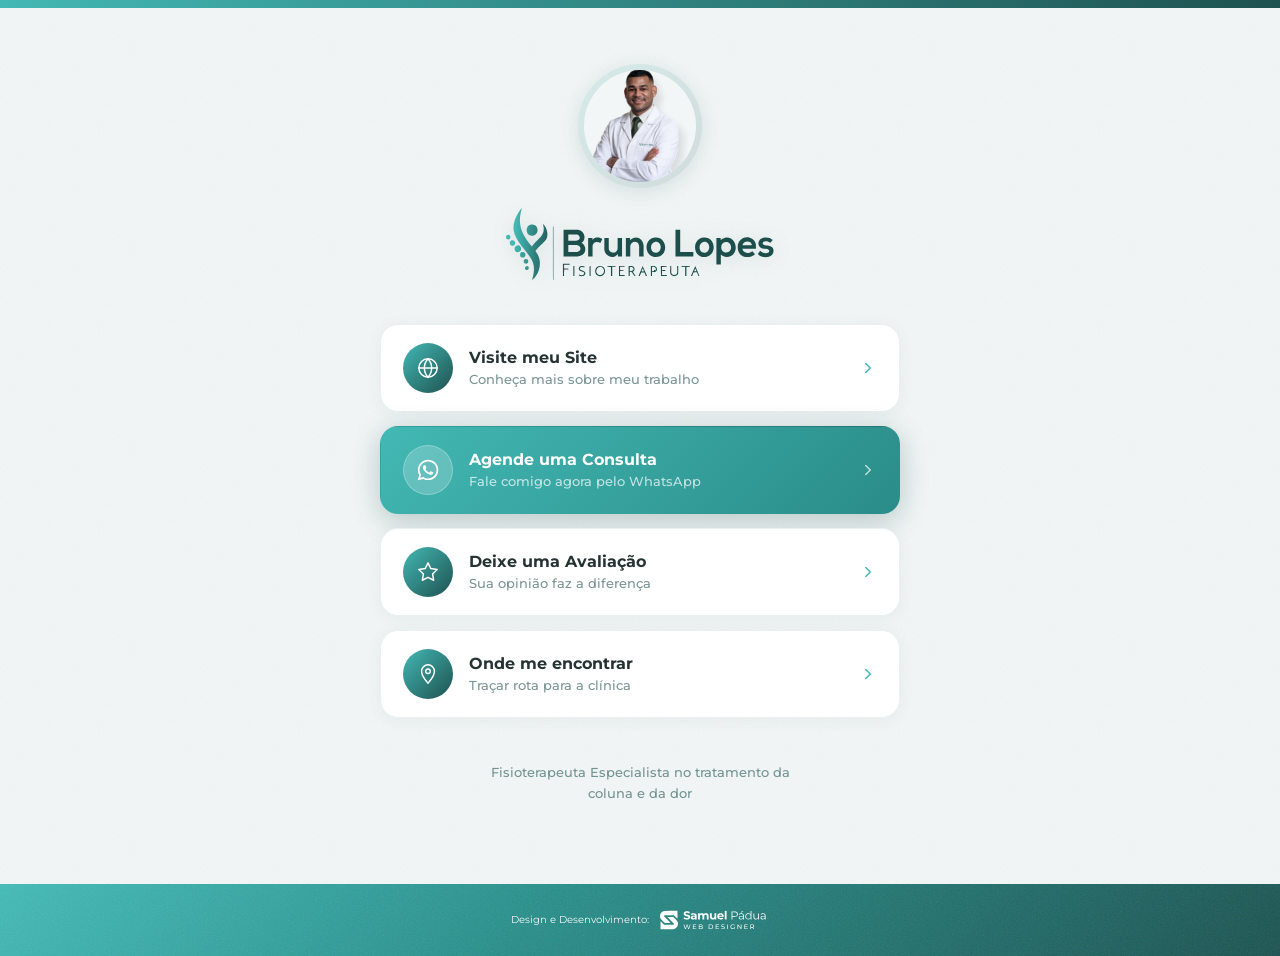
<file: bio/index.html>
<!DOCTYPE html>
<html lang="pt-BR">
<head>
  <meta charset="UTF-8">
  <!-- /bio é um atalho para a página de links. Redireciona em vez de duplicar
       o HTML: links.html usa caminhos relativos (style.css, imagens) que
       quebrariam servidos de dentro deste subdiretório. -->
  <meta http-equiv="refresh" content="0; url=../links.html">
  <link rel="canonical" href="../links.html">
  <title>Links — Dr. Bruno Lopes · Fisioterapeuta</title>
  <script>window.location.replace('../links.html');</script>
</head>
<body>
  <p>Redirecionando para <a href="../links.html">a página de links</a>…</p>
</body>
</html>
</file>
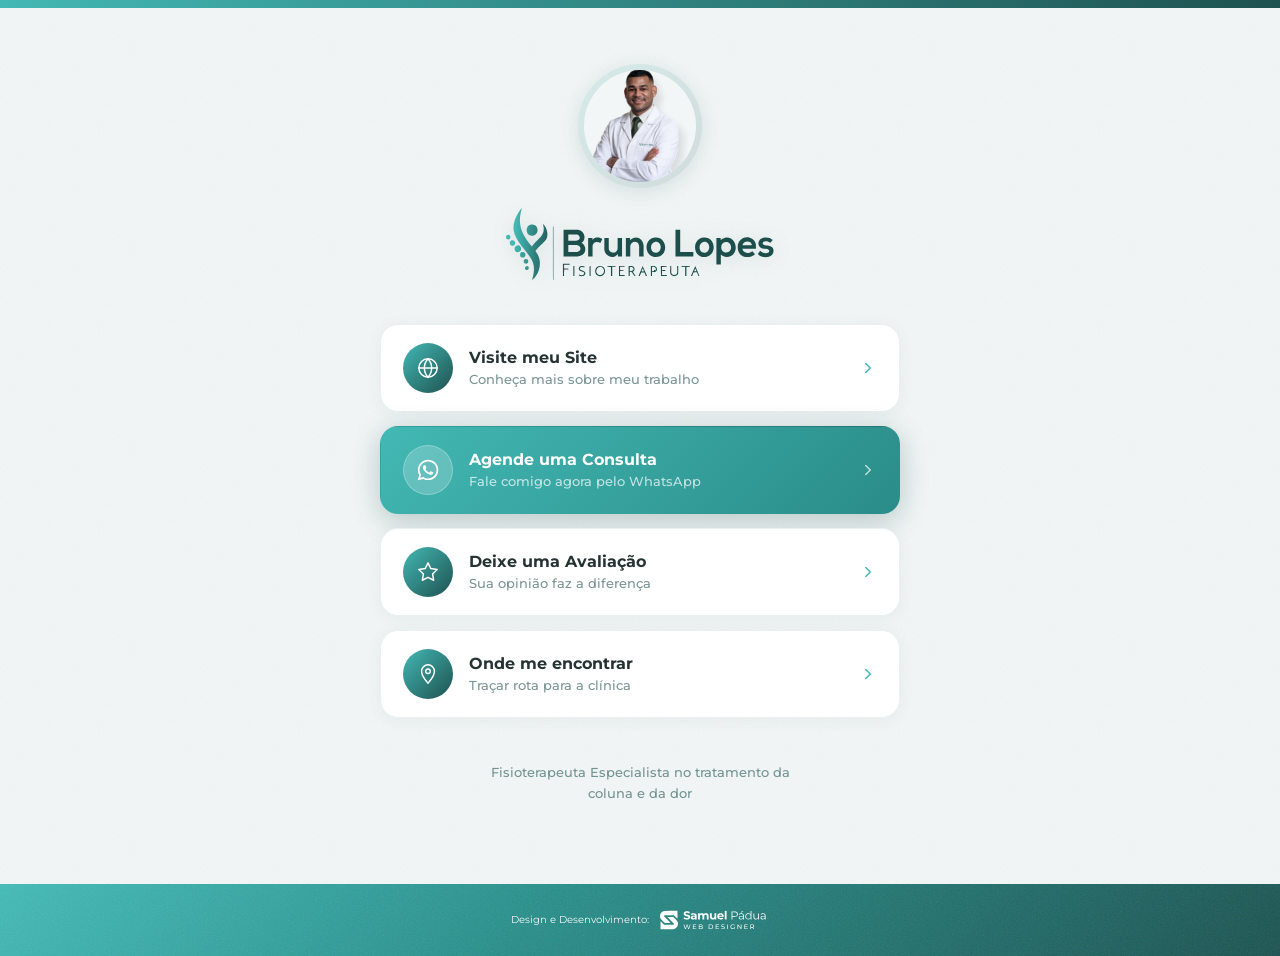
<file: links/index.html>
<!DOCTYPE html>
<html lang="pt-BR">
<head>
  <meta charset="UTF-8">
  <!-- Mesmo papel de /bio/index.html: atalho /links para hospedagens sem
       rewrite (GitHub Pages). Na Vercel o vercel.json resolve antes daqui. -->
  <meta http-equiv="refresh" content="0; url=../links.html">
  <link rel="canonical" href="../links.html">
  <title>Links — Dr. Bruno Lopes · Fisioterapeuta</title>
  <script>window.location.replace('../links.html');</script>
</head>
<body>
  <p>Redirecionando para <a href="../links.html">a página de links</a>…</p>
</body>
</html>
</file>
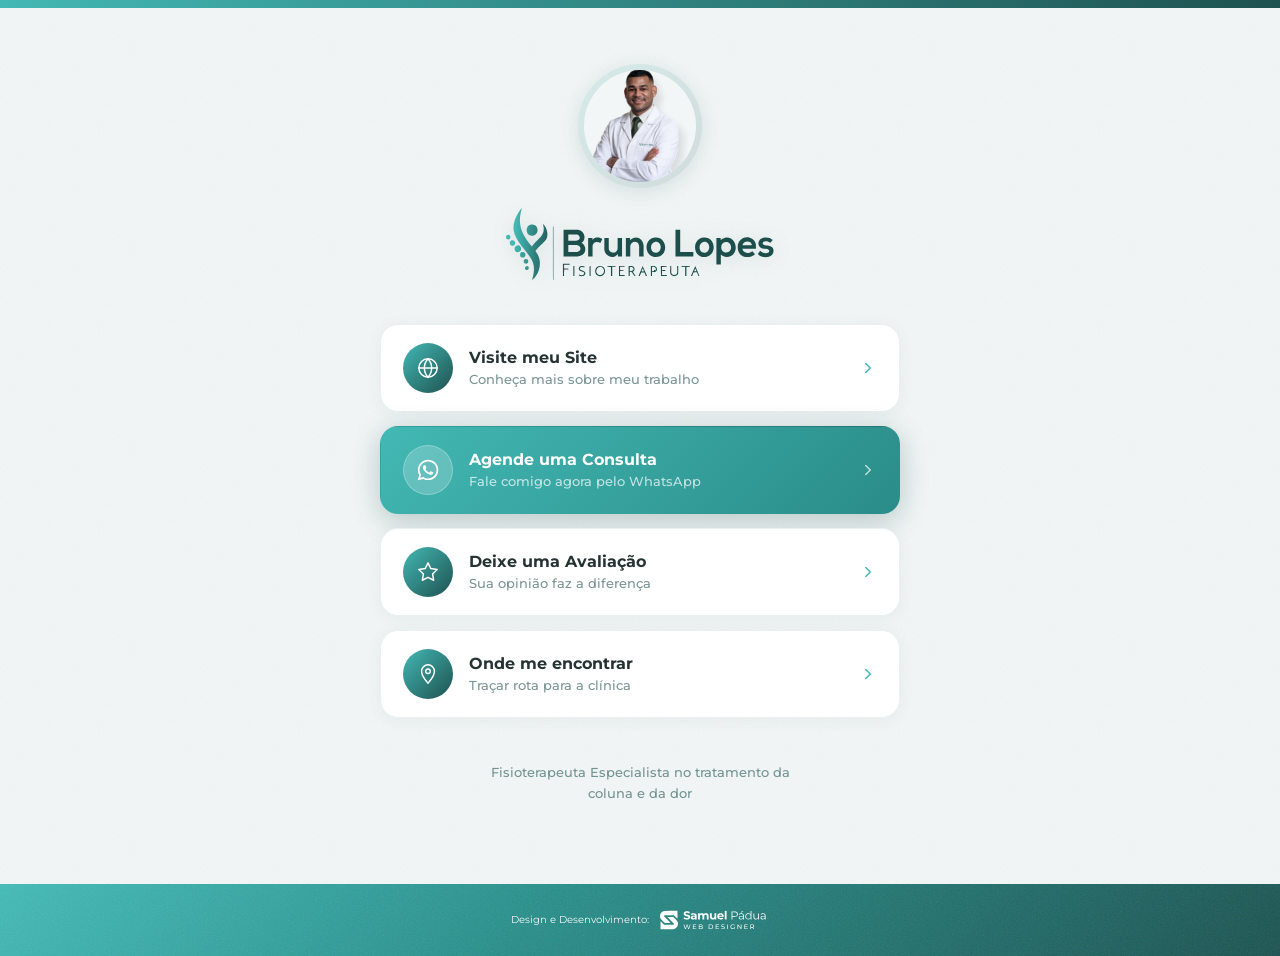
<file: links.html>
<!DOCTYPE html>
<html lang="pt-BR">
<head>
  <meta charset="UTF-8">
  <meta name="viewport" content="width=device-width, initial-scale=1.0">
  <title>Links — Dr. Bruno Lopes · Fisioterapeuta em Vitória - ES</title>
  <meta name="description" content="Agende sua consulta, veja o endereço do consultório e acompanhe o trabalho do Dr. Bruno Lopes, fisioterapeuta especialista em coluna em Vitória - ES.">
  <!-- noindex: página de atalhos para bio de redes sociais. Sem conteúdo
       próprio, competiria com a home pelas mesmas palavras-chave. -->
  <meta name="robots" content="noindex,follow">
  <link rel="canonical" href="https://doutorbrunolopes.com.br/links.html">
  <meta name="theme-color" content="#1E5250">
  <meta property="og:locale" content="pt_BR">
  <meta property="og:type" content="website">
  <meta property="og:site_name" content="Bruno Lopes">
  <meta property="og:url" content="https://doutorbrunolopes.com.br/links.html">
  <meta property="og:title" content="Dr. Bruno Lopes · Fisioterapeuta em Vitória - ES">
  <meta property="og:description" content="Agende sua consulta, veja o endereço do consultório e acompanhe o trabalho do Dr. Bruno Lopes, fisioterapeuta especialista em coluna.">
  <meta property="og:image" content="https://doutorbrunolopes.com.br/share-img.jpg">
  <meta property="og:image:width" content="1200">
  <meta property="og:image:height" content="630">
  <meta name="twitter:card" content="summary_large_image">
  <meta name="twitter:image" content="https://doutorbrunolopes.com.br/share-img.jpg">
  <link rel="icon" type="image/svg+xml" href="stamp-iso.svg">
  <link rel="preconnect" href="https://fonts.googleapis.com">
  <link rel="preconnect" href="https://fonts.gstatic.com" crossorigin>
  <link href="https://fonts.googleapis.com/css2?family=Montserrat:wght@400;500;600;700;800&display=swap" rel="stylesheet">
  <link rel="stylesheet" href="style.css">
  <link rel="stylesheet" href="links.css">
</head>
<body class="links-page">

  <div class="top-bar"></div>

  <main class="lk-main">
    <div class="lk-grain"></div>

    <div class="lk-container">

      <!-- Header -->
      <header class="lk-header">
        <div class="lk-avatar-wrap">
          <img src="dr-links.png" class="lk-avatar" alt="Dr. Bruno Lopes">
        </div>
        <img src="logo.svg" class="lk-logo" alt="Dr. Bruno Lopes Fisioterapeuta">
      </header>

      <!-- Link Cards -->
      <div class="lk-cards">

        <!-- Visite meu Site -->
        <a href="https://doutorbrunolopes.com.br/" class="lk-card" target="_blank" rel="noopener">
          <span class="lk-icon">
            <svg width="22" height="22" viewBox="0 0 24 24" fill="none" xmlns="http://www.w3.org/2000/svg">
              <circle cx="12" cy="12" r="10" stroke="white" stroke-width="1.6"/>
              <path d="M2 12h20" stroke="white" stroke-width="1.6" stroke-linecap="round"/>
              <path d="M12 2a15.3 15.3 0 0 1 4 10 15.3 15.3 0 0 1-4 10A15.3 15.3 0 0 1 8 12 15.3 15.3 0 0 1 12 2z" stroke="white" stroke-width="1.6"/>
            </svg>
          </span>
          <div class="lk-card-text">
            <span class="lk-card-title">Visite meu Site</span>
            <span class="lk-card-desc">Conheça mais sobre meu trabalho</span>
          </div>
          <span class="lk-arrow">
            <svg width="18" height="18" viewBox="0 0 24 24" fill="none">
              <path d="M9 18l6-6-6-6" stroke="white" stroke-width="2" stroke-linecap="round" stroke-linejoin="round"/>
            </svg>
          </span>
        </a>

        <!-- Agende uma Consulta (destaque) -->
        <a href="https://wa.me/5527996363010" class="lk-card lk-card--primary" target="_blank" rel="noopener">
          <span class="lk-icon">
            <svg width="22" height="22" viewBox="0 0 57 57" fill="none" xmlns="http://www.w3.org/2000/svg">
              <path fill-rule="evenodd" clip-rule="evenodd" d="M47.4216 9.51921C42.4222 4.51401 35.7735 1.75635 28.6904 1.75342C14.0949 1.75342 2.21626 13.6317 2.21039 28.2311C2.20844 32.8981 3.42761 37.4539 5.74495 41.4695L1.98828 55.1909L16.0257 51.5086C19.8936 53.6185 24.2481 54.7304 28.6796 54.7317H28.6907C43.2846 54.7317 55.1645 42.8524 55.1701 28.2523C55.173 21.1767 52.4212 14.5241 47.4216 9.51921ZM28.6904 50.2598H28.6813C24.7322 50.2581 20.8591 49.1968 17.4794 47.1919L16.6761 46.7148L8.34605 48.9L10.5695 40.7784L10.046 39.9457C7.84279 36.4415 6.67939 32.3913 6.68135 28.2328C6.68592 16.0981 16.5593 6.22568 28.6992 6.22568C34.5779 6.22763 40.1039 8.51986 44.2592 12.68C48.4144 16.8401 50.7014 22.3698 50.6994 28.2507C50.6942 40.3863 40.8215 50.2598 28.6904 50.2598ZM40.7628 33.7761C40.1013 33.4448 36.8482 31.8446 36.2416 31.6235C35.6356 31.4027 35.194 31.2928 34.7533 31.9549C34.312 32.617 33.0443 34.1075 32.6581 34.5488C32.2719 34.9904 31.8864 35.0459 31.2246 34.7145C30.5629 34.3834 28.4311 33.6845 25.9037 31.4304C23.937 29.676 22.6092 27.5094 22.223 26.8473C21.8375 26.1845 22.2198 25.861 22.5133 25.497C23.2296 24.6075 23.9468 23.6751 24.1673 23.2338C24.3881 22.7922 24.2775 22.4057 24.1118 22.0746C23.9468 21.7436 22.6236 18.4869 22.0724 17.1617C21.5348 15.8721 20.9898 16.0463 20.5834 16.026C20.1979 16.0068 19.7566 16.0029 19.3154 16.0029C18.8744 16.0029 18.1575 16.1682 17.5508 16.831C16.9445 17.4934 15.2355 19.0939 15.2355 22.3505C15.2355 25.6072 17.6063 28.7533 17.937 29.1949C18.2677 29.6365 22.6027 36.3195 29.2396 39.1851C30.8182 39.8674 32.0505 40.2741 33.0116 40.5791C34.5968 41.0827 36.0387 41.0116 37.1789 40.8413C38.4503 40.6512 41.0932 39.2406 41.645 37.6952C42.1962 36.1496 42.1962 34.825 42.0305 34.5488C41.8655 34.2729 41.4242 34.1075 40.7628 33.7761Z" fill="white"/>
            </svg>
          </span>
          <div class="lk-card-text">
            <span class="lk-card-title">Agende uma Consulta</span>
            <span class="lk-card-desc">Fale comigo agora pelo WhatsApp</span>
          </div>
          <span class="lk-arrow">
            <svg width="18" height="18" viewBox="0 0 24 24" fill="none">
              <path d="M9 18l6-6-6-6" stroke="white" stroke-width="2" stroke-linecap="round" stroke-linejoin="round"/>
            </svg>
          </span>
        </a>

        <!-- Deixe uma Avaliação -->
        <a href="https://search.google.com/local/writereview?placeid=ChIJtZQVi8rg7VMRGshbUOslfqQ" class="lk-card" target="_blank" rel="noopener">
          <span class="lk-icon">
            <svg width="22" height="22" viewBox="0 0 24 24" fill="none" xmlns="http://www.w3.org/2000/svg">
              <path d="M12 2l3.09 6.26L22 9.27l-5 4.87 1.18 6.88L12 17.77l-6.18 3.25L7 14.14 2 9.27l6.91-1.01L12 2z" stroke="white" stroke-width="1.6" stroke-linejoin="round"/>
            </svg>
          </span>
          <div class="lk-card-text">
            <span class="lk-card-title">Deixe uma Avaliação</span>
            <span class="lk-card-desc">Sua opinião faz a diferença</span>
          </div>
          <span class="lk-arrow">
            <svg width="18" height="18" viewBox="0 0 24 24" fill="none">
              <path d="M9 18l6-6-6-6" stroke="white" stroke-width="2" stroke-linecap="round" stroke-linejoin="round"/>
            </svg>
          </span>
        </a>

        <!-- Onde me encontrar -->
        <a href="https://www.google.com/maps/search/?api=1&query=Bruno%20Lopes%20Fisioterapeuta%2C%20Rua%20Nahum%20Prado%2C%2080%20-%20Mata%20da%20Praia%2C%20Vit%C3%B3ria%20-%20ES" class="lk-card" target="_blank" rel="noopener">
          <span class="lk-icon">
            <svg width="22" height="22" viewBox="0 0 24 24" fill="none" xmlns="http://www.w3.org/2000/svg">
              <path d="M12 2C8.13 2 5 5.13 5 9c0 5.25 7 13 7 13s7-7.75 7-13c0-3.87-3.13-7-7-7z" stroke="white" stroke-width="1.6" stroke-linejoin="round"/>
              <circle cx="12" cy="9" r="2.5" stroke="white" stroke-width="1.5"/>
            </svg>
          </span>
          <div class="lk-card-text">
            <span class="lk-card-title">Onde me encontrar</span>
            <span class="lk-card-desc">Traçar rota para a clínica</span>
          </div>
          <span class="lk-arrow">
            <svg width="18" height="18" viewBox="0 0 24 24" fill="none">
              <path d="M9 18l6-6-6-6" stroke="white" stroke-width="2" stroke-linecap="round" stroke-linejoin="round"/>
            </svg>
          </span>
        </a>

      </div>

      <p class="lk-bio">Fisioterapeuta Especialista no tratamento da coluna e da dor</p>

    </div>
  </main>

  <!-- Footer -->
  <footer class="site-footer">
    <div class="site-footer-grain"></div>
    <div class="site-footer-inner">
<a href="https://samuelpadua.com.br/" class="site-footer-credit" target="_blank" rel="noopener" aria-label="Design e Desenvolvimento por Samuel Pádua Web Designer">
        <span class="site-footer-credit-text">Design e Desenvolvimento:</span>
        <img src="logo-samuel.svg" alt="Samuel Pádua Web Designer" class="site-footer-credit-logo">
      </a>
    </div>
  </footer>

  <script>
    var yearEl = document.getElementById('footer-year');
    if (yearEl) yearEl.textContent = new Date().getFullYear();
  </script>

</body>
</html>
</file>
<file: style.css>
/* ===== RESET & BASE ===== */
*, *::before, *::after { box-sizing: border-box; margin: 0; padding: 0; }

:root {
  --dark:       #263333;
  --primary:    #1E5250;
  --teal:       #81C1C1;
  --white:      #FFFFFF;
  --gray-bg:    #F5F5F5;
  --grad-start: #43B8B4;
  --grad-end:   #1E5250;
  --gradient:   linear-gradient(to right, #43B8B4, #1E5250);
}

html { scroll-behavior: smooth; overflow-x: hidden; }

html {
  scrollbar-color: #43B8B4 rgba(30, 82, 80, 0.12);
  scrollbar-width: thin;
}

body {
  font-family: 'Montserrat', sans-serif;
  color: var(--dark);
  background: var(--white);
  overflow-x: hidden;
}

body::-webkit-scrollbar {
  width: 12px;
}

body::-webkit-scrollbar-track {
  background: rgba(30, 82, 80, 0.08);
}

body::-webkit-scrollbar-thumb {
  background: linear-gradient(180deg, #6FD0CC 0%, #43B8B4 100%);
  border-radius: 999px;
  border: 2px solid rgba(255, 255, 255, 0.75);
}

body::-webkit-scrollbar-thumb:hover {
  background: linear-gradient(180deg, #7EDAD6 0%, #4AC4BF 100%);
}

/* ===== SCROLL REVEAL ===== */
.reveal-item {
  --reveal-x: 0px;
  --reveal-y: 28px;
  --reveal-scale: 1;
  --reveal-blur: 0px;
  opacity: 0;
  filter: blur(var(--reveal-blur));
  transform: translate3d(var(--reveal-x), var(--reveal-y), 0) scale(var(--reveal-scale));
  transition:
    opacity 0.8s cubic-bezier(0.22, 1, 0.36, 1),
    transform 0.8s cubic-bezier(0.22, 1, 0.36, 1),
    filter 0.8s cubic-bezier(0.22, 1, 0.36, 1);
  transition-delay: var(--reveal-delay, 0ms);
  will-change: opacity, transform, filter;
}

.reveal-item[data-reveal="left"] {
  --reveal-x: -42px;
  --reveal-y: 0px;
}

.reveal-item[data-reveal="right"] {
  --reveal-x: 42px;
  --reveal-y: 0px;
}

.reveal-item[data-reveal="up"] {
  --reveal-y: 34px;
}

.reveal-item[data-reveal="zoom"] {
  --reveal-y: 20px;
  --reveal-scale: 0.965;
  --reveal-blur: 3px;
}

.reveal-item.is-visible {
  opacity: 1;
  filter: blur(0);
  transform: translate3d(0, 0, 0) scale(1);
}

@media (prefers-reduced-motion: reduce) {
  html {
    scroll-behavior: auto;
  }

  .reveal-item {
    opacity: 1;
    filter: none;
    transform: none;
    transition: none;
    will-change: auto;
  }
}

/* ===== TOP BAR ===== */
.top-bar {
  height: 6px;
  background: var(--gradient);
  width: 100%;
}

/* ===== HERO SECTION ===== */
.hero {
  position: relative;
  height: 850px;
  display: flex;
  align-items: stretch;
  overflow: hidden;
}

.hero-bg {
  position: absolute;
  inset: 0;
  background-image: url('bg-hero.jpg');
  background-size: cover;
  background-position: center;
  z-index: 0;
}

.hero-inner {
  position: relative;
  z-index: 1;
  width: 100%;
  max-width: 1280px;
  margin: 0 auto;
  padding: 0 60px;
  display: flex;
  flex-direction: column;
}

/* ===== HEADER / LOGO ===== */
.hero-header {
  padding: 40px 0 0;
  flex: 0 0 auto;
}

.logo {
  height: 64px;
  width: auto;
  display: block;
}

/* ===== HERO CONTENT ===== */
.hero-content {
  display: flex;
  align-items: stretch;
  gap: 40px;
  flex: 1;
}

/* ===== LEFT COLUMN ===== */
.hero-left {
  flex: 0 0 490px;
  display: flex;
  flex-direction: column;
  justify-content: center;
  padding-bottom: 50px;
}

.hero-left h1 {
  font-size: 61px;
  font-weight: 500;
  line-height: 1.05;
  letter-spacing: -0.04em;
  color: var(--dark);
  margin-bottom: 24px;
}

.gradient-text {
  background: var(--gradient);
  -webkit-background-clip: text;
  -webkit-text-fill-color: transparent;
  background-clip: text;
  display: inline;
  font-weight: 800;
}

.subtext {
  font-size: 17px;
  font-weight: 500;
  line-height: 1.6;
  color: var(--dark);
  max-width: 440px;
  margin-bottom: 32px;
}

.btn-cta {
  display: inline-flex;
  align-items: center;
  background: linear-gradient(135deg, #43B8B4, #2A8C88, #1E5250, #2A8C88, #43B8B4);
  background-size: 400% 400%;
  animation: cta-gradient 10s linear infinite;
  overflow: hidden;
  position: relative;
  color: var(--white);
  font-family: 'Montserrat', sans-serif;
  font-size: 18px;
  font-weight: 700;
  line-height: 1.28;
  letter-spacing: 0.18em;
  text-transform: uppercase;
  text-decoration: none;
  height: 72px;
  padding: 0 52px;
  border-radius: 16px;
  align-self: flex-start;
  transition: opacity 0.25s, transform 0.2s;
  margin-bottom: 20px;
}

.btn-cta::after {
  content: '';
  position: absolute;
  top: -50%;
  left: -80%;
  width: 45%;
  height: 200%;
  background: linear-gradient(
    to right,
    transparent,
    rgba(255, 255, 255, 0.22),
    transparent
  );
  transform: skewX(-18deg);
  animation: btn-shine 5s ease-in-out infinite;
  pointer-events: none;
}

.btn-cta:hover {
  opacity: 0.88;
  transform: translateY(-2px);
}

.crefito {
  font-size: 14px;
  font-weight: 700;
  letter-spacing: 0.1em;
  color: var(--dark);
  text-transform: uppercase;
  opacity: 0.7;
}

/* ===== RIGHT COLUMN ===== */
.hero-right {
  flex: 1;
  align-self: stretch;
  position: relative;
  display: flex;
  align-items: flex-end;
  justify-content: center;
}

.doctor-img {
  position: absolute;
  bottom: 0;
  left: 50%;
  transform: translateX(-40%);
  z-index: 2;
  height: 820px;
  width: auto;
  display: block;
  object-fit: contain;
  object-position: bottom;
}

/* ===== STAMP ANIMADO ===== */
.stamp-wrapper {
  position: absolute;
  top: -36px;
  right: -60px;
  width: 162px;
  height: 162px;
  z-index: 3;
}

.stamp-txt {
  position: absolute;
  inset: 0;
  width: 162px;
  height: 162px;
  animation: spin-stamp 18s linear infinite;
  transform-origin: center center;
}

.stamp-iso {
  position: absolute;
  top: 50%;
  left: 50%;
  transform: translate(-50%, -50%);
  width: 92px;
  height: 92px;
}

@keyframes cta-gradient {
  0%   { background-position: 0% 0%; }
  50%  { background-position: 100% 100%; }
  100% { background-position: 0% 0%; }
}

@keyframes btn-shine {
  0%        { left: -80%; opacity: 0; }
  10%       { opacity: 1; }
  50%       { left: 130%; opacity: 0; }
  100%      { left: 130%; opacity: 0; }
}

@keyframes spin-stamp {
  from { transform: rotate(0deg); }
  to   { transform: rotate(360deg); }
}

/* ===== INTRO BLOCK ===== */
.intro-block {
  position: relative;
  height: 248px;
  display: flex;
  align-items: center;
  background: linear-gradient(to right, #43B8B4 0%, #1E5250 100%);
  overflow: hidden;
}

/* Grain visível sobre o gradient */
.intro-block::after {
  content: '';
  position: absolute;
  inset: 0;
  background-image: url("data:image/svg+xml,%3Csvg xmlns='http://www.w3.org/2000/svg' width='200' height='200'%3E%3Cfilter id='n'%3E%3CfeTurbulence type='fractalNoise' baseFrequency='0.8' numOctaves='4' stitchTiles='stitch'/%3E%3C/filter%3E%3Crect width='200' height='200' filter='url(%23n)'/%3E%3C/svg%3E");
  background-repeat: repeat;
  background-size: 200px 200px;
  mix-blend-mode: soft-light;
  opacity: 0.65;
  pointer-events: none;
  z-index: 2;
}

.intro-inner {
  position: relative;
  z-index: 3;
  width: 100%;
  max-width: 1280px;
  margin: 0 auto;
  padding: 0 60px;
  display: flex;
  align-items: center;
  gap: 60px;
}

.intro-left {
  flex: 0 0 280px;
}

.intro-left h2 {
  font-size: 39px;
  font-weight: 500;
  line-height: 1.12;
  letter-spacing: -0.02em;
  color: var(--white);
}

.intro-left h2 strong {
  font-weight: 800;
  display: block;
}

.intro-right {
  flex: 1;
}

.intro-right p {
  font-size: 18px;
  font-weight: 400;
  line-height: 1.7;
  color: var(--white);
}

.intro-right p strong {
  font-weight: 700;
}

/* Responsivo intro */
@media (max-width: 820px) {
  .intro-block { height: auto; padding: 56px 0; }

  .intro-inner {
    flex-direction: column;
    gap: 28px;
    padding: 0 32px;
  }

  .intro-left { flex: none; width: 100%; }

  .intro-left h2 { font-size: 32px; }

  .intro-right p { font-size: 16px; }
}

@media (max-width: 480px) {
  .intro-block { height: auto; padding: 48px 0; }

  .intro-inner { padding: 0 24px; gap: 20px; }

  .intro-left h2 { font-size: 28px; }

  .intro-right p { font-size: 15px; }
}

/* ===== TREATMENT BLOCK ===== */
.treatment-block {
  background: var(--white);
  padding: 100px 0 90px;
}

.treatment-inner {
  max-width: 1280px;
  margin: 0 auto;
  padding: 0 60px;
  display: flex;
  flex-direction: column;
  align-items: center;
  gap: 60px;
}

/* Header */
.treatment-header {
  text-align: center;
  max-width: 760px;
}

.tagline {
  display: block;
  font-size: 15px;
  font-weight: 600;
  letter-spacing: 0.15em;
  text-transform: uppercase;
  color: var(--primary);
  margin-bottom: 12px;
}

.treatment-title {
  font-size: 48px;
  font-weight: 700;
  line-height: 1.1;
  letter-spacing: -0.02em;
  background: var(--gradient);
  -webkit-background-clip: text;
  -webkit-text-fill-color: transparent;
  background-clip: text;
  margin-bottom: 20px;
}

.treatment-desc {
  font-size: 16px;
  font-weight: 500;
  line-height: 1.7;
  color: var(--primary);
}

/* Cards grid */
.cards-grid {
  display: grid;
  grid-template-columns: repeat(3, 1fr);
  gap: 24px;
  width: 100%;
}

.card {
  background: var(--white);
  border-radius: 20px;
  padding: 36px;
  box-shadow: 0 8px 32px 0 rgba(29, 80, 78, 0.18);
  border: 2px solid transparent;
  transition: border-color 0.3s ease, box-shadow 0.3s ease, transform 0.3s ease;
  display: flex;
  flex-direction: column;
  gap: 20px;
}

.card:hover {
  border-color: #C5E2E2;
  box-shadow: none;
  transform: translateY(-4px);
}

.card-icon svg {
  display: block;
}

.card h3 {
  font-size: 25px;
  font-weight: 700;
  line-height: 1.2;
  color: var(--primary);
}

.card p {
  font-size: 15px;
  font-weight: 400;
  line-height: 1.7;
  color: var(--dark);
}

/* Footer */
.treatment-footer {
  display: flex;
  flex-direction: column;
  align-items: center;
  gap: 32px;
  text-align: center;
}

.treatment-footer > p {
  font-size: 16px;
  font-weight: 600;
  line-height: 1.65;
  color: var(--dark);
}

.btn-cta--center {
  align-self: center;
}

/* Responsivo treatment */
@media (max-width: 900px) {
  .cards-grid { grid-template-columns: 1fr; gap: 20px; }
  .treatment-title { font-size: 36px; }
  .treatment-block { padding: 72px 0; }
  .treatment-inner { padding: 0 32px; gap: 44px; }
}

@media (max-width: 480px) {
  .treatment-title { font-size: 30px; }
  .treatment-block { padding: 56px 0; }
  .treatment-inner { padding: 0 24px; gap: 36px; }
  .card { padding: 28px; }
}

/* ===== PROBLEMS BLOCK ===== */
.problems-block {
  position: relative;
  height: 195px;
  background: linear-gradient(to right, #43B8B4 0%, #1E5250 100%);
  overflow: visible;
  clip-path: inset(-400px 0 0 0); /* permite sangrar acima, clipa abaixo */
  z-index: 2;
}

/* Grain confinado ao bloco */
.problems-grain {
  position: absolute;
  inset: 0;
  background-image: url("data:image/svg+xml,%3Csvg xmlns='http://www.w3.org/2000/svg' width='200' height='200'%3E%3Cfilter id='n'%3E%3CfeTurbulence type='fractalNoise' baseFrequency='0.8' numOctaves='4' stitchTiles='stitch'/%3E%3C/filter%3E%3Crect width='200' height='200' filter='url(%23n)'/%3E%3C/svg%3E");
  background-repeat: repeat;
  background-size: 200px 200px;
  mix-blend-mode: soft-light;
  opacity: 0.65;
  pointer-events: none;
  z-index: 0;
}

.problems-inner {
  position: relative;
  z-index: 1;
  max-width: 1280px;
  margin: 0 auto;
  padding: 0 80px 0 0;
  height: 100%;
  display: flex;
  align-items: center;
  gap: 52px;
}

/* Coluna da imagem */
.problems-img-col {
  flex: 0 0 auto;
  position: relative;
  height: 100%;
  display: flex;
  align-items: flex-end;
}

.problems-img {
  display: block;
  height: 240px;
  width: auto;
  filter: drop-shadow(0 0 30px rgba(67, 184, 180, 0.2));
}

/* Headline */
.problems-headline {
  flex: 0 0 230px;
  font-size: 22px;
  font-weight: 700;
  line-height: 1.5;
  color: var(--white);
  letter-spacing: -0.01em;
}

/* Body text */
.problems-body {
  flex: 1;
  font-size: 18px;
  font-weight: 400;
  line-height: 1.5;
  color: var(--white);
}

.problems-body strong {
  font-weight: 700;
}

/* Responsivo problems */
@media (max-width: 900px) {
  .problems-block { height: auto; padding: 48px 0; overflow: hidden; }
  .problems-inner { flex-direction: column; align-items: flex-start; gap: 24px; padding: 0 32px; height: auto; }
  .problems-img-col { display: none; }
  .problems-headline { flex: none; font-size: 20px; }
  .problems-body { font-size: 16px; }
}

@media (max-width: 480px) {
  .problems-block { padding: 40px 0; }
  .problems-inner { padding: 0 24px; gap: 16px; }
  .problems-headline { font-size: 18px; }
  .problems-body { font-size: 15px; }
}

/* ===== RESPONSIVO ===== */

/* Laptop menor / tablet landscape */
@media (max-width: 1100px) {
  .hero-inner { padding: 0 40px; }

  .hero-left {
    flex: 0 0 420px;
  }

  .hero-left h1 {
    font-size: 52px;
  }

  .subtext {
    font-size: 16px;
    max-width: 380px;
  }

  .doctor-img {
    height: 700px;
  }

  .stamp-wrapper { width: 124px; height: 124px; top: -68px; right: -16px; }
  .stamp-txt    { width: 124px; height: 124px; }
  .stamp-iso    { width: 70px;  height: 70px; }
}

/* Tablet portrait */
@media (max-width: 820px) {
  /* Sem min-height: a foto passa a fluir no documento, então o hero
     acompanha o conteúdo em vez de esticar até a altura da viewport. */
  /* padding-bottom: 0 para a foto encostar no bloco seguinte — como ela
     passa a fluir no documento, qualquer respiro aqui vira um vão visível. */
  .hero {
    height: auto;
    padding-bottom: 0;
  }

  .hero-inner { padding: 0 32px; }

  .hero-content {
    flex-direction: column;
    align-items: flex-start;
    gap: 0;
    padding-bottom: 0;
  }

  .hero-left {
    flex: none;
    width: 100%;
    max-width: 560px;
    padding-bottom: 40px;
    justify-content: flex-start;
    padding-top: 32px;
  }

  .hero-left h1 { font-size: 46px; }

  .subtext { font-size: 15px; max-width: 100%; }

  /* Imagem em fluxo — corpo completo visível, sem corte */
  .hero-right {
    width: 100%;
    height: auto;
    align-self: auto;
    justify-content: center;
    overflow: visible;
    margin-top: 16px;
  }

  .doctor-img {
    position: relative;
    top: auto;
    left: auto;
    transform: none;
    width: 85%;
    height: auto;
    max-width: 380px;
    margin: 0 auto;
    display: block;
  }

  .stamp-wrapper { top: 8px; right: 16px; width: 110px; height: 110px; }
  .stamp-txt    { width: 110px; height: 110px; }
  .stamp-iso    { width: 62px; height: 62px; }
}

/* Mobile */
@media (max-width: 480px) {
  .hero-inner { padding: 0 24px; }

  .logo { height: 52px; }

  .hero-left {
    padding-top: 24px;
    padding-bottom: 36px;
  }

  .hero-left h1 { font-size: 36px; }

  .subtext { font-size: 14px; }

  .btn-cta {
    height: 60px;
    padding: 0 24px;
    font-size: 13px;
    letter-spacing: 0.12em;
    align-self: stretch;
    justify-content: center;
    text-align: center;
  }

  /* Imagem em fluxo — corpo completo visível, sem corte */
  .hero-right {
    height: auto;
    overflow: visible;
    margin-top: 12px;
  }

  .doctor-img {
    position: relative;
    top: auto;
    bottom: auto;
    left: auto;
    width: 85%;
    height: auto;
    max-width: 340px;
    transform: none;
    margin: 0 auto;
    display: block;
  }

  .stamp-wrapper { width: 86px; height: 86px; top: 4px; bottom: auto; right: 12px; }
  .stamp-txt    { width: 86px; height: 86px; }
  .stamp-iso    { width: 48px; height: 48px; }

  .whatsapp-float { bottom: 20px; right: 20px; width: 60px; height: 60px; }
}

/* ===== WHATSAPP FLUTUANTE ===== */
@keyframes wpp-pulse {
  0%   { box-shadow: 0 0 0 0 rgba(67, 184, 180, 0.55), 0 0 0 0 rgba(67, 184, 180, 0.3); }
  50%  { box-shadow: 0 0 0 14px rgba(67, 184, 180, 0.12), 0 0 0 28px rgba(67, 184, 180, 0.04); }
  100% { box-shadow: 0 0 0 0 rgba(67, 184, 180, 0), 0 0 0 0 rgba(67, 184, 180, 0); }
}

.whatsapp-float {
  position: fixed;
  bottom: 30px;
  right: 30px;
  width: 72px;
  height: 72px;
  background: linear-gradient(135deg, #43B8B4, #1E5250);
  border-radius: 50%;
  display: flex;
  align-items: center;
  justify-content: center;
  z-index: 1000;
  text-decoration: none;
  transition: transform 0.2s;
  animation: wpp-pulse 2.4s ease-out infinite;
}

.whatsapp-float:hover {
  transform: scale(1.05);
  animation: none;
  box-shadow: 0 6px 28px rgba(30, 82, 80, 0.5);
}

.whatsapp-float:hover .wpp-badge {
  opacity: 1;
  transform: translateY(-50%) translateX(0) scale(1);
  pointer-events: auto;
}

.whatsapp-float svg {
  width: 36px;
  height: 36px;
  position: relative;
  z-index: 1;
}

/* Badge balão de chat */
.wpp-badge {
  position: absolute;
  right: calc(100% + 14px);
  top: 50%;
  transform: translateY(-50%) translateX(10px) scale(0.92);
  white-space: nowrap;
  background: #ffffff;
  color: #1E5250;
  font-family: 'Montserrat', sans-serif;
  font-size: 13px;
  font-weight: 700;
  letter-spacing: 0.02em;
  padding: 10px 18px;
  border-radius: 50px;
  box-shadow: 0 4px 20px rgba(30, 82, 80, 0.18), 0 1px 4px rgba(0,0,0,0.08);
  opacity: 0;
  pointer-events: none;
  transition: opacity 0.22s ease, transform 0.22s ease;
}

/* Setinha apontando para o botão */
.wpp-badge::after {
  content: '';
  position: absolute;
  top: 50%;
  right: -7px;
  transform: translateY(-50%);
  border-width: 6px 0 6px 8px;
  border-style: solid;
  border-color: transparent transparent transparent #ffffff;
  filter: drop-shadow(2px 0 2px rgba(30,82,80,0.08));
}

/* ===== REVIEWS BLOCK ===== */
.reviews-block {
  position: relative;
  background: linear-gradient(135deg, #43B8B4 0%, #2A8C88 40%, #1E5250 100%);
  min-height: 850px;
  padding: 80px 0 72px;
  display: flex;
  flex-direction: column;
  overflow: hidden;
}

.reviews-grain {
  position: absolute;
  inset: 0;
  background-image: url("data:image/svg+xml,%3Csvg xmlns='http://www.w3.org/2000/svg' width='200' height='200'%3E%3Cfilter id='n'%3E%3CfeTurbulence type='fractalNoise' baseFrequency='0.8' numOctaves='4' stitchTiles='stitch'/%3E%3C/filter%3E%3Crect width='200' height='200' filter='url(%23n)'/%3E%3C/svg%3E");
  mix-blend-mode: soft-light;
  opacity: 0.65;
  pointer-events: none;
  z-index: 1;
}

.reviews-inner {
  position: relative;
  z-index: 2;
  max-width: 1240px;
  margin: 0 auto;
  width: 100%;
  padding: 0 48px;
  display: flex;
  flex-direction: column;
  gap: 52px;
}

.reviews-header {
  text-align: center;
}

.reviews-tagline {
  display: block;
  font-size: 14px;
  font-weight: 600;
  letter-spacing: 0.3em;
  text-transform: uppercase;
  color: rgba(255, 255, 255, 0.65);
  margin-bottom: 14px;
}

.reviews-title {
  font-size: 40px;
  font-weight: 400;
  color: var(--white);
  line-height: 1.15;
}

.reviews-title strong {
  font-weight: 700;
}

/* Carousel */
.reviews-carousel {
  position: relative;
  width: 100%;
  overflow: visible;
}

.carousel-viewport {
  overflow: hidden;
  width: 100%;
}

.reviews-track {
  display: flex;
  gap: 24px;
}

/* Review card */
.review-card {
  background: var(--white);
  border-radius: 16px;
  padding: 28px 24px;
  display: flex;
  flex-direction: column;
  gap: 14px;
  flex-shrink: 0;
}

.rc-header {
  display: flex;
  align-items: center;
  gap: 12px;
}

.rc-avatar {
  width: 48px;
  height: 48px;
  border-radius: 50%;
  background: linear-gradient(135deg, #81C1C1, #1E5250);
  display: flex;
  align-items: center;
  justify-content: center;
  font-size: 14px;
  font-weight: 700;
  color: var(--white);
  flex-shrink: 0;
  overflow: hidden;
}

.rc-avatar img {
  width: 100%;
  height: 100%;
  object-fit: cover;
}

.rc-name {
  font-size: 15px;
  font-weight: 700;
  color: var(--dark);
  display: block;
}

.rc-count {
  font-size: 12px;
  color: #999;
  display: block;
  margin-top: 2px;
}

.rc-stars {
  display: flex;
  align-items: center;
  gap: 8px;
}

.rc-stars-icons {
  color: #FBBC04;
  font-size: 17px;
  letter-spacing: 2px;
  line-height: 1;
}

.rc-badge {
  width: 18px;
  height: 18px;
  border-radius: 50%;
  background: #4285F4;
  display: flex;
  align-items: center;
  justify-content: center;
  flex-shrink: 0;
}

.rc-text {
  font-size: 15px;
  font-weight: 500;
  color: #4A5252;
  line-height: 1.65;
}

/* Carousel buttons */
.carousel-btn {
  position: absolute;
  top: 50%;
  transform: translateY(-50%);
  background: none;
  border: none;
  cursor: pointer;
  padding: 0;
  display: flex;
  align-items: center;
  justify-content: center;
  transition: opacity 0.2s;
  z-index: 2;
  width: 48px;
  height: 48px;
}

.carousel-btn--prev {
  left: -72px;
}

.carousel-btn--next {
  right: -72px;
}

.carousel-btn:hover circle {
  stroke: rgba(255, 255, 255, 0.8);
}

.reviews-pagination {
  display: flex;
  justify-content: center;
  align-items: center;
  gap: 12px;
  margin-top: -16px;
}

.reviews-dot {
  width: 10px;
  height: 10px;
  border-radius: 50%;
  border: none;
  padding: 0;
  cursor: pointer;
  background: rgba(255, 255, 255, 0.3);
  transition: transform 0.22s ease, background-color 0.22s ease, opacity 0.22s ease;
}

.reviews-dot:hover {
  background: rgba(255, 255, 255, 0.6);
}

.reviews-dot.is-active {
  background: var(--white);
  transform: scale(1.2);
}

/* Footer */
.reviews-footer {
  display: flex;
  flex-direction: column;
  gap: 0;
}

.reviews-divider {
  height: 1px;
  background: rgba(255, 255, 255, 0.2);
  margin-bottom: 32px;
}

.reviews-cta-row {
  display: flex;
  align-items: center;
  justify-content: space-between;
}

.reviews-cta-text {
  font-size: 20px;
  font-weight: 700;
  color: var(--white);
  line-height: 1.4;
}

.reviews-footer .btn-cta {
  box-shadow: 0 0 0 3px rgba(255, 255, 255, 0.1);
}

/* ===== RESPONSIVE: REVIEWS ===== */
@media (max-width: 820px) {
  .reviews-block { min-height: unset; padding: 64px 0 56px; }
  .reviews-inner { padding: 0 20px; gap: 36px; }
  .reviews-carousel { padding: 0 44px; }
  .carousel-btn--prev { left: 0; }
  .carousel-btn--next { right: 0; }
  .reviews-pagination { margin-top: -8px; }
  .reviews-title { font-size: 30px; }
  .reviews-cta-row { flex-direction: column; align-items: flex-start; gap: 24px; }
  .reviews-cta-text { font-size: 18px; }
}

@media (max-width: 480px) {
  .reviews-title { font-size: 26px; }
  .reviews-carousel { padding: 0 34px; }
  .reviews-pagination { gap: 10px; }
  .carousel-btn { display: none; }
  .rc-text { text-align: left; }
  .carousel-btn svg { width: 36px; height: 36px; }
}

/* ===== CONDITION BLOCK (HÉRNIA, etc.) ===== */
.condition-block {
  background: var(--white);
  padding: 96px 0;
}

.condition-inner {
  max-width: 1200px;
  margin: 0 auto;
  padding: 0 48px;
  display: grid;
  grid-template-columns: 45% 55%;
  gap: 72px;
  align-items: center;
}

.condition-block--gray {
  background: #F5F5F5;
}

.condition-media {
  position: relative;
  border-radius: 20px;
  overflow: hidden;
  line-height: 0;
  isolation: isolate;
}

.condition-media video,
.condition-media .condition-img {
  width: 100%;
  height: auto;
  display: block;
  border-radius: 20px;
}

.condition-media--video video {
  filter: saturate(0.9) contrast(0.93) brightness(0.97);
}

.condition-media--video::after {
  content: '';
  position: absolute;
  inset: 0;
  border-radius: 20px;
  pointer-events: none;
  opacity: 0.34;
  mix-blend-mode: soft-light;
  background-image:
    url("data:image/svg+xml,%3Csvg xmlns='http://www.w3.org/2000/svg' width='160' height='160' viewBox='0 0 160 160'%3E%3Cfilter id='n'%3E%3CfeTurbulence type='fractalNoise' baseFrequency='1.35' numOctaves='3' stitchTiles='stitch'/%3E%3C/filter%3E%3Crect width='160' height='160' filter='url(%23n)' opacity='1'/%3E%3C/svg%3E");
  background-size: 160px 160px;
}

.condition-text {
  display: flex;
  flex-direction: column;
  align-items: flex-start;
  gap: 24px;
}

.condition-text .btn-cta {
  align-self: flex-start;
  font-size: 16px;
  height: 58px;
  padding: 0 40px;
}

.condition-title {
  font-size: 38px;
  font-weight: 400;
  line-height: 1.1;
  letter-spacing: -0.02em;
  background: linear-gradient(to right, #43B8B4, #1E5250);
  -webkit-background-clip: text;
  -webkit-text-fill-color: transparent;
  background-clip: text;
}

.condition-title strong {
  font-weight: 800;
}

.condition-body {
  font-size: 15px;
  font-weight: 400;
  line-height: 1.7;
  color: var(--dark);
}

/* ===== RESPONSIVE: CONDITION BLOCK ===== */
@media (max-width: 820px) {
  .condition-inner {
    grid-template-columns: 1fr;
    gap: 36px;
    padding: 0 28px;
  }

  .condition-block {
    padding: 64px 0;
  }

  .condition-title {
    font-size: 30px;
  }
}

@media (max-width: 480px) {
  .condition-title {
    font-size: 26px;
  }

  .condition-body {
    font-size: 15px;
  }
}

/* ===== PROFILE BLOCK ===== */
.profile-block {
  background: var(--white);
  padding: 104px 0 112px;
}

.profile-inner {
  max-width: 1200px;
  margin: 0 auto;
  padding: 0 48px;
  display: grid;
  grid-template-columns: minmax(320px, 382px) minmax(0, 1fr);
  gap: 72px;
  align-items: center;
}

.profile-media {
  width: 100%;
}

.profile-image {
  width: 100%;
  display: block;
  border-radius: 18px;
  object-fit: cover;
  box-shadow: 0 24px 60px rgba(30, 82, 80, 0.08);
}

.profile-content {
  max-width: 620px;
  display: flex;
  flex-direction: column;
  align-items: flex-start;
}

.profile-title {
  font-size: 45px;
  font-weight: 700;
  line-height: 1.06;
  letter-spacing: -0.03em;
  margin-bottom: 14px;
  background: linear-gradient(90deg, #43B8B4 0%, #2A8C88 48%, #1E5250 100%);
  -webkit-background-clip: text;
  -webkit-text-fill-color: transparent;
  background-clip: text;
}

.profile-meta {
  font-size: 16px;
  font-weight: 600;
  line-height: 1.35;
  letter-spacing: 0.07em;
  color: #2E6664;
  margin-bottom: 28px;
}

.profile-body {
  display: flex;
  flex-direction: column;
  gap: 20px;
}

.profile-body p {
  margin: 0;
  font-size: 15px;
  font-weight: 400;
  line-height: 1.5;
  color: #547B79;
}

.profile-body strong {
  font-weight: 700;
  color: #2C5E5C;
}

.profile-socials {
  display: flex;
  align-items: center;
  gap: 12px;
  margin-top: 30px;
}

.profile-social-btn {
  width: 64px;
  height: 64px;
  border-radius: 50%;
  background: linear-gradient(135deg, #47BCB8 0%, #2E8D89 100%);
  display: inline-flex;
  align-items: center;
  justify-content: center;
  text-decoration: none;
  box-shadow: 0 16px 34px rgba(67, 184, 180, 0.18);
  transition: transform 0.22s ease, box-shadow 0.22s ease;
}

.profile-social-btn:hover {
  transform: translateY(-2px);
  box-shadow: 0 20px 40px rgba(67, 184, 180, 0.24);
}

.profile-social-icon {
  width: 24px;
  height: 24px;
  object-fit: contain;
}

/* ===== RESPONSIVE: PROFILE BLOCK ===== */
@media (max-width: 980px) {
  .profile-block {
    padding: 80px 0 88px;
  }

  .profile-inner {
    grid-template-columns: 1fr;
    gap: 40px;
    padding: 0 28px;
  }

  .profile-media {
    max-width: 420px;
    margin: 0 auto;
  }

  .profile-content {
    max-width: 100%;
  }

  .profile-title {
    font-size: 38px;
  }
}

@media (max-width: 480px) {
  .profile-block {
    padding: 64px 0 72px;
  }

  .profile-inner {
    padding: 0 24px;
    gap: 28px;
  }

  .profile-title {
    font-size: 32px;
    margin-bottom: 12px;
  }

  .profile-meta {
    font-size: 14px;
    margin-bottom: 22px;
  }

  .profile-body {
    gap: 18px;
  }

  .profile-socials {
    gap: 12px;
    margin-top: 24px;
  }

  .profile-social-btn {
    width: 58px;
    height: 58px;
  }

  .profile-social-btn svg,
  .profile-social-icon {
    width: 22px;
    height: 22px;
  }
}

/* ===== FAQ BLOCK ===== */
.faq-block {
  position: relative;
  background: url("bg-faq.jpg") center/cover no-repeat;
  padding: 104px 0 96px;
}

.faq-inner {
  max-width: 1200px;
  margin: 0 auto;
  padding: 0 48px;
  display: flex;
  flex-direction: column;
  align-items: center;
}

.faq-header {
  text-align: center;
  max-width: 760px;
  margin-bottom: 42px;
}

.faq-tagline {
  display: block;
  font-size: 14px;
  font-weight: 600;
  letter-spacing: 0.3em;
  text-transform: uppercase;
  color: #255F5D;
  margin-bottom: 18px;
}

.faq-title {
  font-size: 44px;
  font-weight: 700;
  line-height: 1.08;
  letter-spacing: -0.03em;
  margin-bottom: 14px;
  background: linear-gradient(90deg, #43B8B4 0%, #2A8C88 48%, #1E5250 100%);
  -webkit-background-clip: text;
  -webkit-text-fill-color: transparent;
  background-clip: text;
}

.faq-subtitle {
  margin: 0;
  font-size: 15px;
  font-weight: 400;
  line-height: 1.55;
  color: #2F6664;
}

.faq-list {
  width: 100%;
  max-width: 760px;
  display: flex;
  flex-direction: column;
  gap: 24px;
}

.faq-item {
  background: rgba(255, 255, 255, 0.94);
  border: 1px solid rgba(67, 184, 180, 0.18);
  border-radius: 14px;
  box-shadow: 0 12px 32px rgba(20, 55, 54, 0.05);
  overflow: hidden;
  transition: border-color 0.22s ease, box-shadow 0.22s ease;
}

.faq-item.is-open {
  border-color: rgba(67, 184, 180, 0.75);
  box-shadow: 0 14px 36px rgba(67, 184, 180, 0.08);
}

.faq-question {
  width: 100%;
  border: none;
  background: transparent;
  display: flex;
  align-items: center;
  justify-content: space-between;
  gap: 20px;
  text-align: left;
  padding: 22px 22px 20px;
  cursor: pointer;
  font-family: inherit;
  font-size: 18px;
  font-weight: 700;
  line-height: 1.35;
  color: #1F5756;
}

.faq-icon {
  color: #7BCACA;
  flex-shrink: 0;
  display: inline-flex;
  align-items: center;
  justify-content: center;
  transition: transform 0.22s ease;
}

.faq-item.is-open .faq-icon {
  transform: rotate(180deg);
}

.faq-item:not(.is-open) .faq-icon {
  transform: rotate(0deg);
}

.faq-answer {
  max-height: 0;
  overflow: hidden;
  transition: max-height 0.28s ease;
}

.faq-item.is-open .faq-answer {
  max-height: 640px;
}

.faq-answer p {
  margin: 0;
  padding: 0 22px 24px;
  font-size: 15px;
  font-weight: 400;
  line-height: 1.55;
  color: #295F5D;
}

.faq-answer p + p {
  padding-top: 0;
}

.faq-answer ul {
  margin: 0;
  padding: 0 22px 24px 40px;
  font-size: 15px;
  font-weight: 400;
  line-height: 1.55;
  color: #295F5D;
}

.faq-answer li {
  margin-bottom: 4px;
}

.faq-footer {
  width: 100%;
  max-width: 760px;
  margin-top: 42px;
}

.faq-divider {
  height: 1px;
  background: rgba(37, 95, 93, 0.12);
  margin-bottom: 30px;
}

.faq-cta-row {
  display: flex;
  align-items: center;
  justify-content: space-between;
  gap: 32px;
}

.faq-cta-text {
  margin: 0;
  font-size: 18px;
  font-weight: 400;
  line-height: 1.35;
  color: #2B6260;
  max-width: 360px;
  flex: 0 1 360px;
}

.faq-cta-text strong {
  font-weight: 700;
  color: #1F5756;
}

.faq-footer .btn-cta {
  min-width: 356px;
  white-space: nowrap;
  text-align: center;
  flex-shrink: 0;
}

/* ===== RESPONSIVE: FAQ BLOCK ===== */
@media (max-width: 900px) {
  .faq-block {
    padding: 80px 0 76px;
  }

  .faq-inner {
    padding: 0 28px;
  }

  .faq-title {
    font-size: 36px;
  }

  .faq-question {
    font-size: 17px;
  }

  .faq-cta-row {
    flex-direction: column;
    align-items: flex-start;
  }

  .faq-cta-text {
    max-width: 100%;
    flex-basis: auto;
  }

  .faq-footer .btn-cta {
    min-width: 0;
    white-space: normal;
  }
}

@media (max-width: 480px) {
  .faq-block {
    padding: 64px 0 64px;
  }

  .faq-inner {
    padding: 0 24px;
  }

  .faq-header {
    margin-bottom: 30px;
  }

  .faq-title {
    font-size: 30px;
  }

  .faq-subtitle {
    font-size: 14px;
  }

  .faq-list {
    gap: 16px;
  }

  .faq-question {
    font-size: 16px;
    padding: 18px 18px 16px;
  }

  .faq-answer p {
    padding: 0 18px 20px;
    font-size: 14px;
  }

  .faq-footer {
    margin-top: 32px;
  }

  .faq-divider {
    margin-bottom: 24px;
  }

  .faq-cta-text {
    font-size: 16px;
  }
}

/* ===== CONTACT BLOCK ===== */
.contact-block {
  background: var(--white);
}

.contact-inner {
  max-width: 100%;
  min-height: 760px;
  display: grid;
  grid-template-columns: minmax(0, 52%) minmax(0, 48%);
  align-items: stretch;
}

.contact-panel {
  padding: 78px 72px 70px min(18vw, 320px);
  display: flex;
  flex-direction: column;
  justify-content: flex-start;
}

.contact-header {
  width: 100%;
  max-width: 524px;
  margin-bottom: 44px;
}

.contact-tagline {
  display: block;
  font-size: 14px;
  font-weight: 500;
  letter-spacing: 0.16em;
  text-transform: uppercase;
  color: #255F5D;
  margin-bottom: 10px;
}

.contact-title {
  font-size: 52px;
  font-weight: 700;
  line-height: 1.02;
  letter-spacing: -0.04em;
  background: linear-gradient(90deg, #43B8B4 0%, #2A8C88 48%, #1E5250 100%);
  -webkit-background-clip: text;
  -webkit-text-fill-color: transparent;
  background-clip: text;
}

.contact-cards {
  width: 100%;
  max-width: 524px;
  display: flex;
  flex-direction: column;
  gap: 22px;
}

.contact-card {
  background: var(--white);
  border-radius: 16px;
  padding: 20px 18px;
  display: flex;
  align-items: center;
  gap: 18px;
  min-height: 78px;
  text-decoration: none;
  color: #275F5D;
  box-shadow: 0 16px 36px rgba(38, 51, 51, 0.08);
  transition: transform 0.22s ease, box-shadow 0.22s ease, border-color 0.22s ease;
  border: 1.5px solid transparent;
}

.contact-card:hover {
  transform: translateY(-2px);
  box-shadow: none;
  border-color: rgba(67, 184, 180, 0.75);
}

.contact-card-icon {
  width: 40px;
  height: 40px;
  border-radius: 50%;
  display: inline-flex;
  align-items: center;
  justify-content: center;
  color: #81C1C1;
  flex-shrink: 0;
  flex: 0 0 40px;
}

.contact-card-icon-img {
  width: 28px;
  height: 28px;
  object-fit: contain;
  filter: brightness(0) saturate(100%) invert(41%) sepia(17%) saturate(1288%) hue-rotate(129deg) brightness(90%) contrast(92%);
}

.contact-card-text {
  font-size: 16px;
  font-weight: 700;
  line-height: 1.45;
  color: #285F5D;
  max-width: 420px;
}

.contact-brand {
  width: 100%;
  max-width: 524px;
  margin-top: auto;
  padding-top: 72px;
}

.contact-logo {
  width: min(300px, 100%);
  display: block;
}

.contact-map-wrap {
  position: relative;
  min-height: 760px;
  background: #E9EEF0;
  overflow: hidden;
}

.contact-map {
  width: 100%;
  height: 100%;
  border: 0;
  display: block;
  filter: saturate(0.88) contrast(0.94) brightness(1.02);
}

@media (min-width: 1921px) {
  .contact-panel {
    padding-left: clamp(48px, 8vw, 140px);
    padding-right: clamp(56px, 6vw, 120px);
    align-items: flex-end;
  }

  .contact-header,
  .contact-cards,
  .contact-brand {
    max-width: 560px;
  }
}

/* ===== RESPONSIVE: CONTACT BLOCK ===== */
@media (max-width: 1180px) {
  .contact-inner {
    grid-template-columns: 1fr;
    min-height: unset;
  }

  .contact-panel {
    padding: 76px 40px 56px;
  }

  .contact-cards {
    max-width: 680px;
  }

  .contact-card-text {
    max-width: none;
  }

  .contact-brand {
    margin-top: 0;
    padding-top: 48px;
  }

  .contact-logo {
    width: min(260px, 100%);
  }

  .contact-map-wrap {
    min-height: 420px;
  }
}

@media (max-width: 680px) {
  .contact-panel {
    padding: 64px 24px 48px;
  }

  .contact-header {
    margin-bottom: 32px;
  }

  .contact-title {
    font-size: 40px;
  }

  .contact-cards {
    gap: 16px;
  }

  .contact-card {
    padding: 18px 16px;
    min-height: 72px;
    gap: 14px;
  }

  .contact-card-icon {
    width: 34px;
    height: 34px;
  }

  .contact-card-icon-img {
    width: 24px;
    height: 24px;
  }

  .contact-card-text {
    font-size: 15px;
  }

  .contact-brand {
    padding-top: 40px;
  }

  .contact-map-wrap {
    min-height: 340px;
  }
}

/* ===== FOOTER ===== */
.site-footer {
  position: relative;
  min-height: 72px;
  background: linear-gradient(135deg, #43B8B4 0%, #2A8C88 42%, #1E5250 100%);
  overflow: hidden;
}

.site-footer-grain {
  position: absolute;
  inset: 0;
  background-image: url("data:image/svg+xml,%3Csvg xmlns='http://www.w3.org/2000/svg' width='200' height='200'%3E%3Cfilter id='n'%3E%3CfeTurbulence type='fractalNoise' baseFrequency='0.8' numOctaves='4' stitchTiles='stitch'/%3E%3C/filter%3E%3Crect width='200' height='200' filter='url(%23n)'/%3E%3C/svg%3E");
  mix-blend-mode: soft-light;
  opacity: 0.42;
  pointer-events: none;
}

.site-footer-inner {
  position: relative;
  z-index: 1;
  max-width: 860px;
  min-height: 72px;
  margin: 0 auto;
  padding: 0 32px;
  display: flex;
  align-items: center;
  justify-content: space-between;
  gap: 24px;
}

.site-footer-copy {
  margin: 0;
  font-size: 14px;
  font-weight: 400;
  line-height: 1.3;
  color: rgba(255, 255, 255, 0.95);
}

.site-footer-credit {
  display: inline-flex;
  align-items: center;
  gap: 10px;
  text-decoration: none;
  color: inherit;
}

.site-footer-credit-text {
  font-size: 10px;
  font-weight: 400;
  line-height: 1.4;
  color: rgba(255, 255, 255, 0.95);
  white-space: nowrap;
}

.site-footer-credit-logo {
  height: 22px;
  width: auto;
  display: block;
}

@media (max-width: 760px) {
  .site-footer {
    min-height: unset;
  }

  .site-footer-inner {
    min-height: unset;
    padding: 14px 20px;
    flex-direction: column;
    justify-content: center;
    gap: 10px;
    text-align: center;
  }

  .site-footer-copy {
    font-size: 13px;
  }
}

/* ===== GLOBAL RESPONSIVE REFINEMENTS ===== */
@media (max-width: 820px) {
  .hero-header {
    display: flex;
    justify-content: center;
    padding-top: 28px;
  }

  .hero-content {
    align-items: center;
  }

  .hero-left {
    align-items: center;
    text-align: center;
    margin: 0 auto;
  }

  .subtext,
  .crefito {
    text-align: center;
    margin-left: auto;
    margin-right: auto;
  }

  .hero .btn-cta,
  .condition-text .btn-cta,
  .reviews-footer .btn-cta,
  .faq-footer .btn-cta {
    align-self: center;
    height: 64px;
    padding: 0 32px;
    font-size: 14px;
    letter-spacing: 0.15em;
  }

  .intro-inner,
  .problems-inner {
    align-items: center;
    text-align: center;
  }

  .intro-left,
  .intro-right,
  .problems-headline,
  .problems-body {
    text-align: center;
  }

  .intro-right p,
  .problems-body {
    max-width: 60ch;
  }

  .card {
    align-items: flex-start;
    text-align: left;
  }

  .condition-text {
    align-items: center;
    text-align: center;
  }

  .condition-body {
    max-width: 62ch;
    line-height: 1.65;
  }

  .reviews-cta-row,
  .faq-cta-row {
    align-items: center;
    text-align: center;
  }

  .reviews-block .carousel-btn {
    display: none !important;
  }

  .review-card {
    text-align: left;
    align-items: flex-start;
  }

  .rc-header,
  .rc-stars {
    justify-content: flex-start;
  }

  .rc-info,
  .rc-text {
    text-align: left;
  }

  .reviews-cta-text,
  .faq-cta-text {
    max-width: 30ch;
    text-align: center;
  }

  .profile-content {
    align-items: center;
  }

  .profile-title,
  .profile-meta {
    text-align: center;
  }

  .profile-body {
    width: 100%;
    align-items: center;
  }

  .profile-body p {
    text-align: center;
    max-width: 62ch;
  }

  .profile-socials {
    justify-content: center;
  }

  .faq-question {
    font-size: 16px;
  }

  .contact-panel {
    align-items: center;
    text-align: center;
  }

  .contact-header,
  .contact-cards,
  .contact-brand {
    width: 100%;
    max-width: 680px;
  }

  .contact-logo {
    margin: 0 auto;
  }

  .contact-card {
    text-align: left;
  }

  .contact-card-text {
    text-align: left;
  }
}

@media (max-width: 480px) {
  .logo {
    height: 48px;
  }

  .hero-left {
    padding-top: 10px;
    padding-bottom: 28px;
  }

  .hero-left h1 {
    font-size: 38px;
    line-height: 1;
    letter-spacing: -0.05em;
  }

  .subtext {
    max-width: 31ch;
    font-size: 14px;
    line-height: 1.65;
  }

  .btn-cta {
    height: 60px;
    width: 100%;
    justify-content: center;
    font-size: 13px;
    letter-spacing: 0.12em;
    border-radius: 14px;
    padding: 0 24px;
    margin-bottom: 16px;
  }

  .condition-text .btn-cta,
  .reviews-footer .btn-cta,
  .faq-footer .btn-cta {
    height: 60px;
    font-size: 13px;
    letter-spacing: 0.12em;
    padding: 0 24px;
  }

  .crefito {
    font-size: 12px;
    line-height: 1.45;
  }

  .intro-left h2,
  .treatment-title,
  .problems-headline,
  .condition-title,
  .profile-title,
  .faq-title,
  .contact-title {
    text-align: center;
    margin-left: auto;
    margin-right: auto;
  }

  .intro-left h2 {
    font-size: 30px;
    line-height: 1.08;
  }

  .tagline,
  .reviews-tagline,
  .faq-tagline,
  .contact-tagline {
    font-size: 12px;
    letter-spacing: 0.22em;
    text-align: center;
  }

  .treatment-title {
    font-size: 32px;
    line-height: 1.08;
  }

  .treatment-desc,
  .faq-subtitle {
    max-width: 34ch;
    margin-left: auto;
    margin-right: auto;
    font-size: 14px;
    line-height: 1.65;
    text-align: center;
  }

  .card {
    padding: 24px 22px;
    gap: 16px;
  }

  .card h3 {
    font-size: 22px;
  }

  .card p {
    font-size: 15px;
    line-height: 1.65;
  }

  .problems-headline {
    font-size: 30px;
    line-height: 1.12;
  }

  .problems-body {
    font-size: 15px;
    line-height: 1.65;
  }

  .condition-title {
    font-size: 31px;
    line-height: 1.08;
  }

  .condition-body {
    font-size: 15px;
    line-height: 1.7;
  }

  .reviews-title {
    font-size: 32px;
    line-height: 1.1;
  }

  .reviews-cta-text {
    font-size: 17px;
    line-height: 1.45;
  }

  .profile-title {
    font-size: 34px;
    line-height: 1.08;
  }

  .profile-meta {
    max-width: 28ch;
    font-size: 13px;
    line-height: 1.45;
  }

  .profile-body p { max-width: none; }

  .faq-title {
    font-size: 32px;
    line-height: 1.1;
  }

  .faq-question {
    font-size: 15px;
    line-height: 1.4;
  }

  .faq-cta-text {
    font-size: 15px;
    line-height: 1.5;
  }

  .contact-title {
    font-size: 38px;
    line-height: 1.04;
  }

  .contact-card {
    min-height: 70px;
    padding: 17px 16px;
  }

  .contact-card-text {
    font-size: 15px;
    line-height: 1.45;
  }

  .site-footer-credit {
    justify-content: center;
    flex-wrap: wrap;
  }
}

/* ===== VIDEO REVIEW BLOCK ===== */
.vreview-block {
  background: var(--gray-bg);
  padding: 84px 0 88px;
}

.vreview-inner {
  max-width: 1240px;
  margin: 0 auto;
  padding: 0 48px;
  display: flex;
  align-items: center;
  gap: 64px;
}

/* aspect-ratio mantém o enquadramento 9:16 do Short sem altura fixa —
   o mesmo container serve para a thumb e para o iframe que a substitui. */
.vreview-media {
  flex: 0 0 268px;
  aspect-ratio: 9 / 16;
  position: relative;
  border-radius: 20px;
  overflow: hidden;
  isolation: isolate;
  box-shadow: 0 18px 48px rgba(30, 82, 80, 0.18);
}

.vreview-player {
  width: 100%;
  height: 100%;
  padding: 0;
  border: 0;
  background: none;
  cursor: pointer;
  display: block;
  position: relative;
}

.vreview-player img {
  width: 100%;
  height: 100%;
  object-fit: cover;
  display: block;
}

/* Discreto por padrão para não competir com o rosto da paciente;
   ganha presença no hover/foco. */
.vreview-play {
  position: absolute;
  top: 50%;
  left: 50%;
  transform: translate(-50%, -50%);
  width: 52px;
  height: 52px;
  border-radius: 50%;
  background: rgba(30, 82, 80, 0.42);
  backdrop-filter: blur(2px);
  border: 1px solid rgba(255, 255, 255, 0.35);
  display: flex;
  align-items: center;
  justify-content: center;
  padding-left: 3px;
  opacity: 0.75;
  transition: transform 0.25s ease, opacity 0.25s ease, background 0.25s ease;
}

.vreview-play svg {
  opacity: 0.9;
}

.vreview-player:hover .vreview-play,
.vreview-player:focus-visible .vreview-play {
  opacity: 1;
  background: rgba(30, 82, 80, 0.62);
  transform: translate(-50%, -50%) scale(1.06);
}

.vreview-media iframe {
  width: 100%;
  height: 100%;
  border: 0;
  display: block;
}

.vreview-text {
  flex: 1;
  display: flex;
  flex-direction: column;
  justify-content: center;
}

.vreview-desc + .vreview-desc {
  margin-top: -14px;
}

.vreview-tagline {
  display: block;
  font-size: 14px;
  font-weight: 500;
  letter-spacing: 0.16em;
  text-transform: uppercase;
  color: #255F5D;
  margin-bottom: 10px;
}

.vreview-title {
  font-size: 38px;
  font-weight: 400;
  line-height: 1.1;
  letter-spacing: -0.02em;
  background: linear-gradient(to right, #43B8B4, #1E5250);
  -webkit-background-clip: text;
  -webkit-text-fill-color: transparent;
  background-clip: text;
  margin-bottom: 18px;
}

.vreview-title strong {
  font-weight: 800;
}

.vreview-desc {
  font-size: 15px;
  font-weight: 400;
  line-height: 1.7;
  color: var(--dark);
  max-width: 500px;
  margin-bottom: 30px;
}

/* ===== RESPONSIVE: VIDEO REVIEW BLOCK ===== */
@media (max-width: 820px) {
  .vreview-block {
    padding: 72px 0 76px;
  }

  .vreview-inner {
    flex-direction: column;
    gap: 36px;
    padding: 0 32px;
    text-align: center;
  }

  .vreview-media {
    flex: none;
    width: 100%;
    max-width: 300px;
  }

  .vreview-title {
    font-size: 30px;
  }

  .vreview-desc {
    font-size: 16px;
    margin-left: auto;
    margin-right: auto;
  }
}

@media (max-width: 480px) {
  .vreview-block {
    padding: 56px 0 60px;
  }

  .vreview-inner {
    padding: 0 24px;
  }

  .vreview-media {
    max-width: 260px;
  }

  .vreview-title {
    font-size: 26px;
  }

  .vreview-play {
    width: 44px;
    height: 44px;
  }
}
</file>
<file: links.css>
/* ===== LINKS PAGE ===== */
.links-page .top-bar {
  height: 8px;
}

.links-page {
  background: #F2F6F6;
  min-height: 100vh;
}

.lk-main {
  position: relative;
  min-height: calc(100vh - 72px);
  display: flex;
  align-items: flex-start;
  justify-content: center;
  padding: 56px 20px 80px;
  overflow: hidden;
}

/* Grain suave sobre fundo claro */
.lk-grain {
  position: absolute;
  inset: 0;
  background-image: url("data:image/svg+xml,%3Csvg xmlns='http://www.w3.org/2000/svg' width='200' height='200'%3E%3Cfilter id='n'%3E%3CfeTurbulence type='fractalNoise' baseFrequency='0.8' numOctaves='4' stitchTiles='stitch'/%3E%3C/filter%3E%3Crect width='200' height='200' filter='url(%23n)'/%3E%3C/svg%3E");
  background-repeat: repeat;
  background-size: 200px 200px;
  mix-blend-mode: multiply;
  opacity: 0.06;
  pointer-events: none;
  z-index: 0;
}

.lk-container {
  position: relative;
  z-index: 1;
  width: 100%;
  max-width: 520px;
  display: flex;
  flex-direction: column;
  align-items: center;
  gap: 44px;
}

/* ===== HEADER ===== */
.lk-header {
  display: flex;
  flex-direction: column;
  align-items: center;
  gap: 20px;
  opacity: 0;
  animation: lk-fadeDown 0.65s cubic-bezier(0.22, 1, 0.36, 1) 0.05s forwards;
}

.lk-logo {
  height: 72px;
  width: auto;
  filter: drop-shadow(0 2px 10px rgba(30, 82, 80, 0.12));
}

.lk-avatar-wrap {
  width: 124px;
  height: 124px;
  min-width: 124px;
  min-height: 124px;
  border-radius: 50%;
  background: linear-gradient(135deg, rgba(67, 184, 180, 0.15), rgba(30, 82, 80, 0.15));
  padding: 6px;
  box-shadow: 0 4px 20px rgba(30, 82, 80, 0.12);
  display: flex;
  align-items: center;
  justify-content: center;
  flex-shrink: 0;
}

.lk-avatar {
  width: 112px;
  height: 112px;
  min-width: 112px;
  min-height: 112px;
  border-radius: 50%;
  object-fit: cover;
  object-position: center 15%;
  display: block;
  background: #F2F6F6;
}

.lk-bio {
  font-size: 13px;
  font-weight: 500;
  line-height: 1.6;
  color: rgba(30, 82, 80, 0.6);
  text-align: center;
  max-width: 340px;
  margin: 0 auto;
}

.lk-divider-dot {
  width: 40px;
  height: 1px;
  background: rgba(30, 82, 80, 0.2);
  border-radius: 1px;
}

.lk-identity {
  display: flex;
  flex-direction: column;
  align-items: center;
  gap: 6px;
}

.lk-name {
  font-size: 18px;
  font-weight: 700;
  color: #263333;
  letter-spacing: 0.01em;
}

.lk-specialty {
  font-size: 12px;
  font-weight: 600;
  color: rgba(30, 82, 80, 0.5);
  letter-spacing: 0.12em;
  text-transform: uppercase;
}

/* ===== CARDS ===== */
.lk-cards {
  display: flex;
  flex-direction: column;
  gap: 14px;
  width: 100%;
}

.lk-card {
  display: flex;
  align-items: center;
  gap: 16px;
  padding: 18px 22px;
  border-radius: 18px;
  background: #ffffff;
  border: 1px solid rgba(30, 82, 80, 0.09);
  box-shadow: 0 2px 16px rgba(30, 82, 80, 0.06);
  text-decoration: none;
  cursor: pointer;
  opacity: 0;
  transition: background 0.22s, transform 0.22s, box-shadow 0.22s, border-color 0.22s;
}

.lk-card:nth-child(1) { animation: lk-fadeUp 0.55s cubic-bezier(0.22, 1, 0.36, 1) 0.18s forwards; }
.lk-card:nth-child(2) { animation: lk-fadeUp 0.55s cubic-bezier(0.22, 1, 0.36, 1) 0.28s forwards, cta-gradient 10s linear 0.83s infinite; }
.lk-card:nth-child(3) { animation: lk-fadeUp 0.55s cubic-bezier(0.22, 1, 0.36, 1) 0.38s forwards; }
.lk-card:nth-child(4) { animation: lk-fadeUp 0.55s cubic-bezier(0.22, 1, 0.36, 1) 0.48s forwards; }

.lk-card:hover {
  background: #f8fefe;
  border-color: rgba(67, 184, 180, 0.3);
  transform: translateY(-3px);
  box-shadow: 0 8px 32px rgba(30, 82, 80, 0.12);
}

/* Primary card (Agende) */
.lk-card--primary {
  background: linear-gradient(135deg, #43B8B4, #2A8C88, #1E5250, #2A8C88, #43B8B4);
  background-size: 400% 400%;
  border-color: transparent;
  box-shadow: 0 6px 28px rgba(30, 82, 80, 0.28);
  position: relative;
  overflow: hidden;
}

.lk-card--primary::after {
  content: '';
  position: absolute;
  top: -50%;
  left: -60%;
  width: 35%;
  height: 200%;
  background: linear-gradient(to right, transparent, rgba(255, 255, 255, 0.2), transparent);
  transform: skewX(-18deg);
  animation: btn-shine 5s ease-in-out 1s infinite;
  pointer-events: none;
}

.lk-card--primary:hover {
  background: linear-gradient(135deg, #4FC5C1, #32A09C, #245F5D, #32A09C, #4FC5C1);
  background-size: 400% 400%;
  transform: translateY(-3px) scale(1.01);
  box-shadow: 0 14px 44px rgba(30, 82, 80, 0.32);
  border-color: transparent;
}

/* Icon circle */
.lk-icon {
  width: 50px;
  height: 50px;
  border-radius: 50%;
  background: linear-gradient(135deg, #43B8B4, #1E5250);
  display: flex;
  align-items: center;
  justify-content: center;
  flex-shrink: 0;
  transition: transform 0.22s;
}

.lk-card:hover .lk-icon {
  transform: scale(1.06);
}

.lk-card--primary .lk-icon {
  background: rgba(255, 255, 255, 0.2);
  border: 1px solid rgba(255, 255, 255, 0.25);
}

/* Text */
.lk-card-text {
  flex: 1;
  display: flex;
  flex-direction: column;
  gap: 4px;
  min-width: 0;
}

.lk-card-title {
  font-family: 'Montserrat', sans-serif;
  font-size: 16px;
  font-weight: 700;
  color: #263333;
  line-height: 1.2;
}

.lk-card-desc {
  font-family: 'Montserrat', sans-serif;
  font-size: 13px;
  font-weight: 500;
  color: #7A9494;
  line-height: 1.3;
}

/* Cor do texto no card primário */
.lk-card--primary .lk-card-title,
.lk-card--primary .lk-card-desc {
  color: #ffffff;
}

.lk-card--primary .lk-card-desc {
  color: rgba(255, 255, 255, 0.7);
}

/* Arrow */
.lk-arrow {
  flex-shrink: 0;
  display: flex;
  align-items: center;
  transition: opacity 0.22s, transform 0.22s;
}

.lk-arrow svg path {
  stroke: #43B8B4;
}

.lk-card--primary .lk-arrow svg path {
  stroke: rgba(255, 255, 255, 0.7);
}

.lk-card:hover .lk-arrow {
  transform: translateX(4px);
}

.lk-card--primary:hover .lk-arrow svg path {
  stroke: #ffffff;
}

/* ===== ANIMATIONS ===== */
@keyframes lk-fadeDown {
  from { opacity: 0; transform: translateY(-22px); }
  to   { opacity: 1; transform: translateY(0); }
}

@keyframes lk-fadeUp {
  from { opacity: 0; transform: translateY(26px); }
  to   { opacity: 1; transform: translateY(0); }
}

/* ===== RESPONSIVE ===== */
@media (max-width: 480px) {
  .lk-main { padding: 40px 16px 64px; }
  .lk-logo { height: 56px; }
  .lk-name { font-size: 16px; }
  .lk-card { padding: 16px 16px; gap: 14px; }
  .lk-icon { width: 44px; height: 44px; }
  .lk-card-title { font-size: 15px; }
}



/* Footer centralizado na página de links */
.links-page .site-footer-inner {
  justify-content: center;
}

@media (prefers-reduced-motion: reduce) {
  .lk-header,
  .lk-card {
    opacity: 1;
    animation: none;
  }
}
</file>
